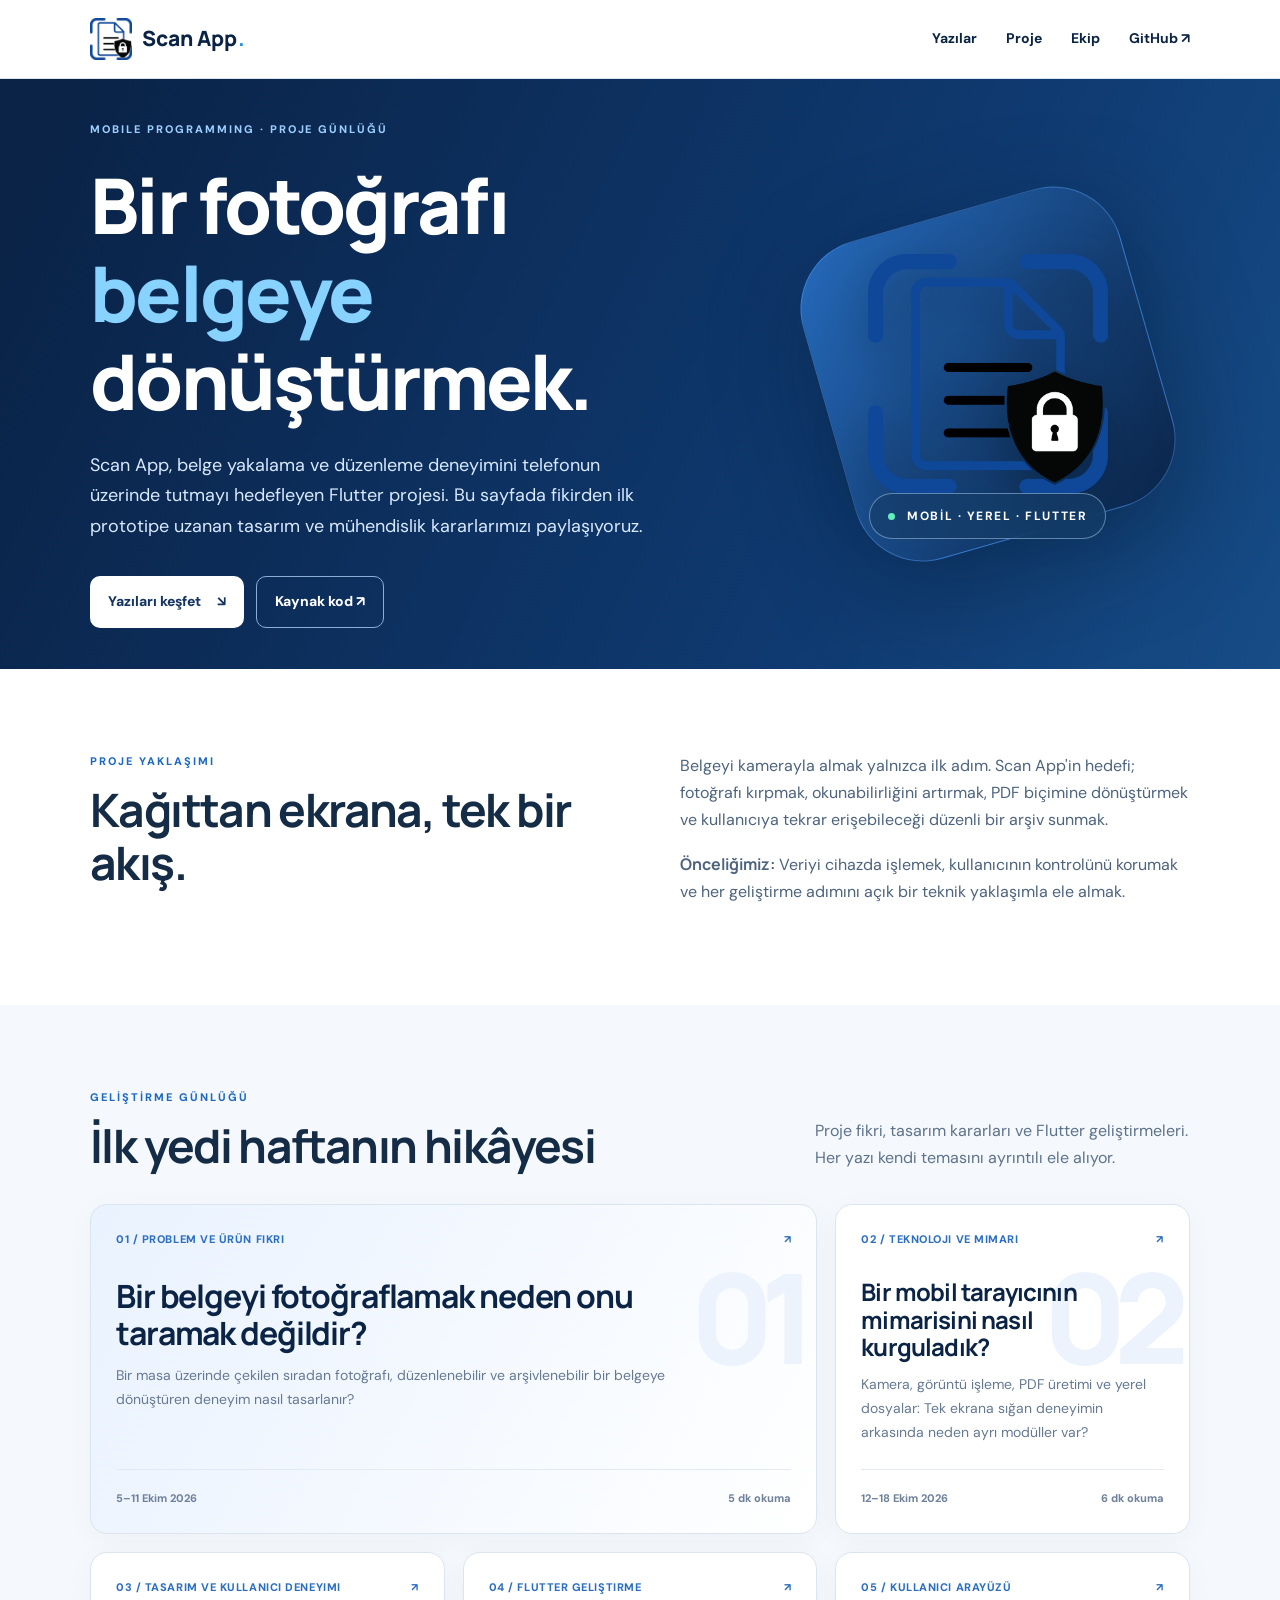
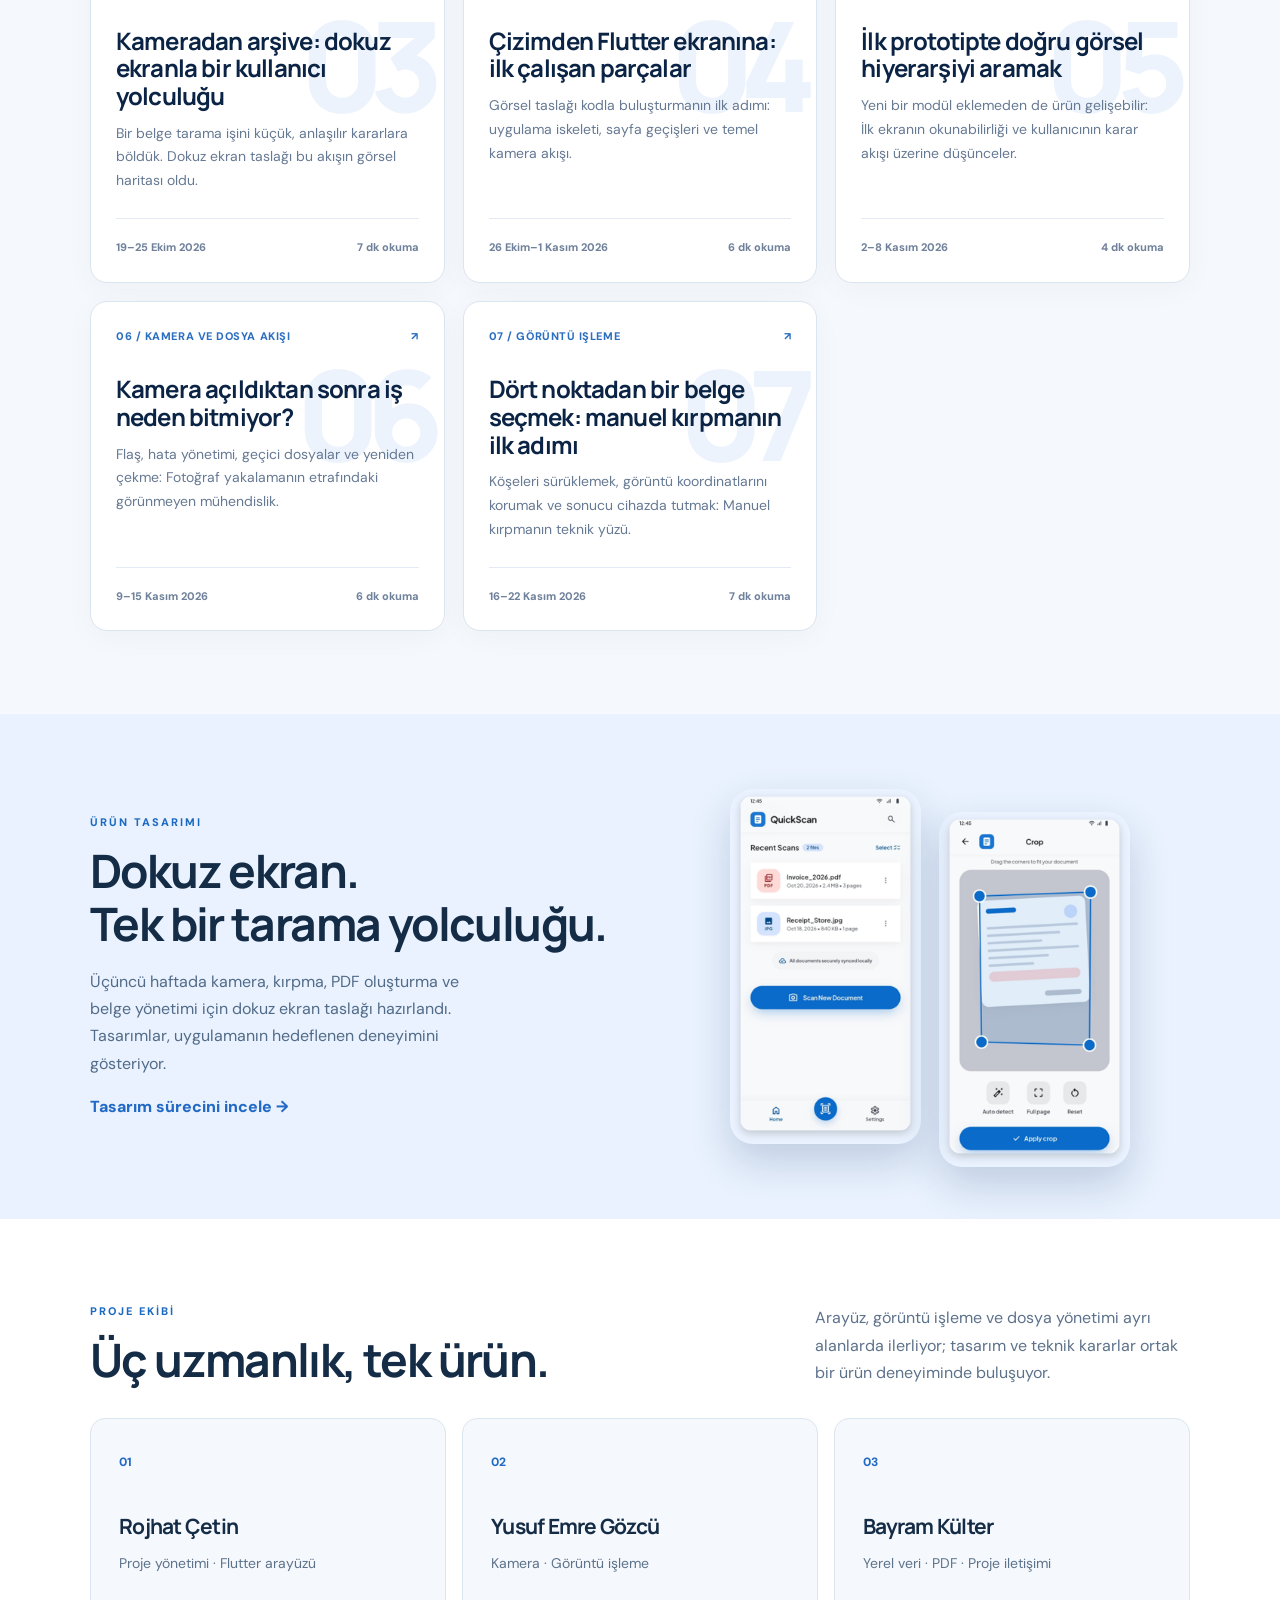
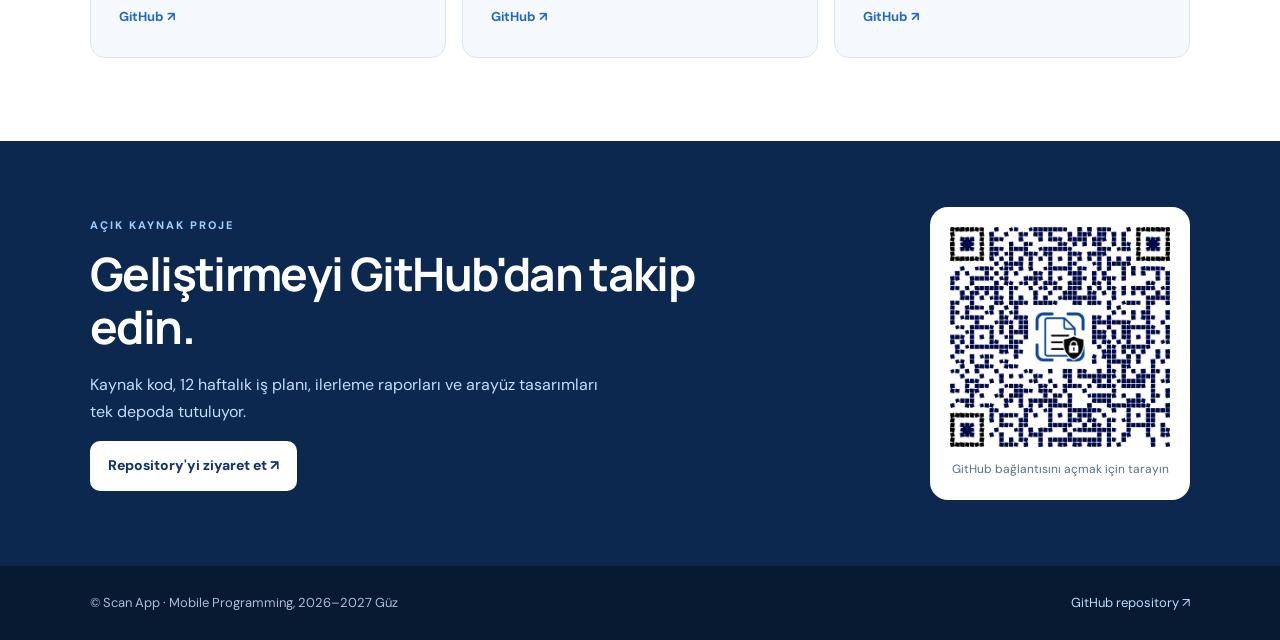
<file: docs/index.html>
<!DOCTYPE html>
<html lang="tr"><head><meta charset="utf-8"><meta name="viewport" content="width=device-width,initial-scale=1"><meta name="description" content="Scan App: Flutter ile geliştirilen, yerel çalışan belge tarama uygulamasının tasarım ve geliştirme günlüğü."><meta property="og:title" content="Scan App — Proje günlüğü"><meta property="og:description" content="Scan App'in fikir aşamasından mobil prototipe uzanan tasarım ve mühendislik öyküsü."><link rel="icon" href="logo/logo.png" type="image/png"><link rel="stylesheet" href="blog/assets/site.css"><title>Scan App | Belge taramada sade ve yerel bir deneyim</title></head>
<body><a class="skip" href="#icerik">İçeriğe geç</a><header><nav class="nav wrap" aria-label="Ana menü"><a class="brand" href="index.html"><img src="logo/logo.png" alt="" width="42" height="42"> Scan App<span class="brand-dot">.</span></a><div class="navlinks"><a href="#yazilar">Yazılar</a><a href="#proje">Proje</a><a href="#ekip">Ekip</a><a href="https://github.com/rjhtctn/scan_app-mobile-programming-project" target="_blank" rel="noopener">GitHub ↗</a></div></nav></header>
<main id="icerik"><section class="hero"><div class="wrap hero-grid"><div><div class="eyebrow">MOBILE PROGRAMMING · PROJE GÜNLÜĞÜ</div><h1>Bir fotoğrafı<br><em>belgeye</em> dönüştürmek.</h1><p>Scan App, belge yakalama ve düzenleme deneyimini telefonun üzerinde tutmayı hedefleyen Flutter projesi. Bu sayfada fikirden ilk prototipe uzanan tasarım ve mühendislik kararlarımızı paylaşıyoruz.</p><div class="hero-actions"><a class="btn primary" href="#yazilar">Yazıları keşfet <span>↘</span></a><a class="btn outline" href="https://github.com/rjhtctn/scan_app-mobile-programming-project">Kaynak kod ↗</a></div></div><div class="hero-art"><div class="hero-art-bg"></div><img class="hero-mark" src="logo/logo.png" alt="Scan App uygulama logosu"><div class="glass-note"><span class="dot"></span> MOBİL · YEREL · FLUTTER</div></div></div></section>
<section class="intro-band" id="proje"><div class="wrap intro-grid"><div><div class="eyebrow dark">PROJE YAKLAŞIMI</div><h2>Kağıttan ekrana, tek bir akış.</h2></div><div><p>Belgeyi kamerayla almak yalnızca ilk adım. Scan App'in hedefi; fotoğrafı kırpmak, okunabilirliğini artırmak, PDF biçimine dönüştürmek ve kullanıcıya tekrar erişebileceği düzenli bir arşiv sunmak.</p><p><strong>Önceliğimiz:</strong> Veriyi cihazda işlemek, kullanıcının kontrolünü korumak ve her geliştirme adımını açık bir teknik yaklaşımla ele almak.</p></div></div></section>
<section class="journal" id="yazilar"><div class="wrap"><div class="section-heading"><div><div class="eyebrow dark">GELİŞTİRME GÜNLÜĞÜ</div><h2>İlk yedi haftanın hikâyesi</h2></div><p>Proje fikri, tasarım kararları ve Flutter geliştirmeleri. Her yazı kendi temasını ayrıntılı ele alıyor.</p></div><div class="post-grid"><a class="post-card featured" href="blog/hafta-01.html"><div class="post-top"><span>01 / PROBLEM VE ÜRÜN FIKRI</span><span>↗</span></div><div class="post-number">01</div><h3>Bir belgeyi fotoğraflamak neden onu taramak değildir?</h3><p>Bir masa üzerinde çekilen sıradan fotoğrafı, düzenlenebilir ve arşivlenebilir bir belgeye dönüştüren deneyim nasıl tasarlanır?</p><div class="post-bottom"><span>5–11 Ekim 2026</span><span>5 dk okuma</span></div></a><a class="post-card " href="blog/hafta-02.html"><div class="post-top"><span>02 / TEKNOLOJI VE MIMARI</span><span>↗</span></div><div class="post-number">02</div><h3>Bir mobil tarayıcının mimarisini nasıl kurguladık?</h3><p>Kamera, görüntü işleme, PDF üretimi ve yerel dosyalar: Tek ekrana sığan deneyimin arkasında neden ayrı modüller var?</p><div class="post-bottom"><span>12–18 Ekim 2026</span><span>6 dk okuma</span></div></a><a class="post-card " href="blog/hafta-03.html"><div class="post-top"><span>03 / TASARIM VE KULLANICI DENEYIMI</span><span>↗</span></div><div class="post-number">03</div><h3>Kameradan arşive: dokuz ekranla bir kullanıcı yolculuğu</h3><p>Bir belge tarama işini küçük, anlaşılır kararlara böldük. Dokuz ekran taslağı bu akışın görsel haritası oldu.</p><div class="post-bottom"><span>19–25 Ekim 2026</span><span>7 dk okuma</span></div></a><a class="post-card " href="blog/hafta-04.html"><div class="post-top"><span>04 / FLUTTER GELIŞTIRME</span><span>↗</span></div><div class="post-number">04</div><h3>Çizimden Flutter ekranına: ilk çalışan parçalar</h3><p>Görsel taslağı kodla buluşturmanın ilk adımı: uygulama iskeleti, sayfa geçişleri ve temel kamera akışı.</p><div class="post-bottom"><span>26 Ekim–1 Kasım 2026</span><span>6 dk okuma</span></div></a><a class="post-card " href="blog/hafta-05.html"><div class="post-top"><span>05 / KULLANICI ARAYÜZÜ</span><span>↗</span></div><div class="post-number">05</div><h3>İlk prototipte doğru görsel hiyerarşiyi aramak</h3><p>Yeni bir modül eklemeden de ürün gelişebilir: İlk ekranın okunabilirliği ve kullanıcının karar akışı üzerine düşünceler.</p><div class="post-bottom"><span>2–8 Kasım 2026</span><span>4 dk okuma</span></div></a><a class="post-card " href="blog/hafta-06.html"><div class="post-top"><span>06 / KAMERA VE DOSYA AKIŞI</span><span>↗</span></div><div class="post-number">06</div><h3>Kamera açıldıktan sonra iş neden bitmiyor?</h3><p>Flaş, hata yönetimi, geçici dosyalar ve yeniden çekme: Fotoğraf yakalamanın etrafındaki görünmeyen mühendislik.</p><div class="post-bottom"><span>9–15 Kasım 2026</span><span>6 dk okuma</span></div></a><a class="post-card " href="blog/hafta-07.html"><div class="post-top"><span>07 / GÖRÜNTÜ IŞLEME</span><span>↗</span></div><div class="post-number">07</div><h3>Dört noktadan bir belge seçmek: manuel kırpmanın ilk adımı</h3><p>Köşeleri sürüklemek, görüntü koordinatlarını korumak ve sonucu cihazda tutmak: Manuel kırpmanın teknik yüzü.</p><div class="post-bottom"><span>16–22 Kasım 2026</span><span>7 dk okuma</span></div></a></div></div></section>
<section class="gallery-highlight"><div class="wrap gallery-grid"><div><div class="eyebrow dark">ÜRÜN TASARIMI</div><h2>Dokuz ekran.<br>Tek bir tarama yolculuğu.</h2><p>Üçüncü haftada kamera, kırpma, PDF oluşturma ve belge yönetimi için dokuz ekran taslağı hazırlandı. Tasarımlar, uygulamanın hedeflenen deneyimini gösteriyor.</p><a href="blog/hafta-03.html">Tasarım sürecini incele →</a></div><div class="phone-duo"><img src="blog/assets/tasarim-01.png" alt="Scan App ana ekran taslağı"><img src="blog/assets/tasarim-03.png" alt="Scan App kırpma ekranı taslağı"></div></div></section>
<section class="team" id="ekip"><div class="wrap"><div class="section-heading"><div><div class="eyebrow dark">PROJE EKİBİ</div><h2>Üç uzmanlık, tek ürün.</h2></div><p>Arayüz, görüntü işleme ve dosya yönetimi ayrı alanlarda ilerliyor; tasarım ve teknik kararlar ortak bir ürün deneyiminde buluşuyor.</p></div><div class="team-grid"><a href="https://github.com/rjhtctn" class="team-card"><span>01</span><h3>Rojhat Çetin</h3><p>Proje yönetimi · Flutter arayüzü</p><b>GitHub ↗</b></a><a href="https://github.com/Parzival51" class="team-card"><span>02</span><h3>Yusuf Emre Gözcü</h3><p>Kamera · Görüntü işleme</p><b>GitHub ↗</b></a><a href="https://github.com/Bayraminadresi" class="team-card"><span>03</span><h3>Bayram Külter</h3><p>Yerel veri · PDF · Proje iletişimi</p><b>GitHub ↗</b></a></div></div></section>
<section class="qr-section"><div class="wrap qr-grid"><div><div class="eyebrow">AÇIK KAYNAK PROJE</div><h2>Geliştirmeyi GitHub'dan takip edin.</h2><p>Kaynak kod, 12 haftalık iş planı, ilerleme raporları ve arayüz tasarımları tek depoda tutuluyor.</p><a class="btn primary" href="https://github.com/rjhtctn/scan_app-mobile-programming-project">Repository'yi ziyaret et ↗</a></div><div class="qr-box"><img src="qr-code/github-link-qrcode.png" alt="Scan App GitHub repository QR kodu"><span>GitHub bağlantısını açmak için tarayın</span></div></div></section></main>
<footer><div class="wrap footer-in"><span>© Scan App · Mobile Programming, 2026–2027 Güz</span><a href="https://github.com/rjhtctn/scan_app-mobile-programming-project">GitHub repository ↗</a></div></footer></body></html>
</file>
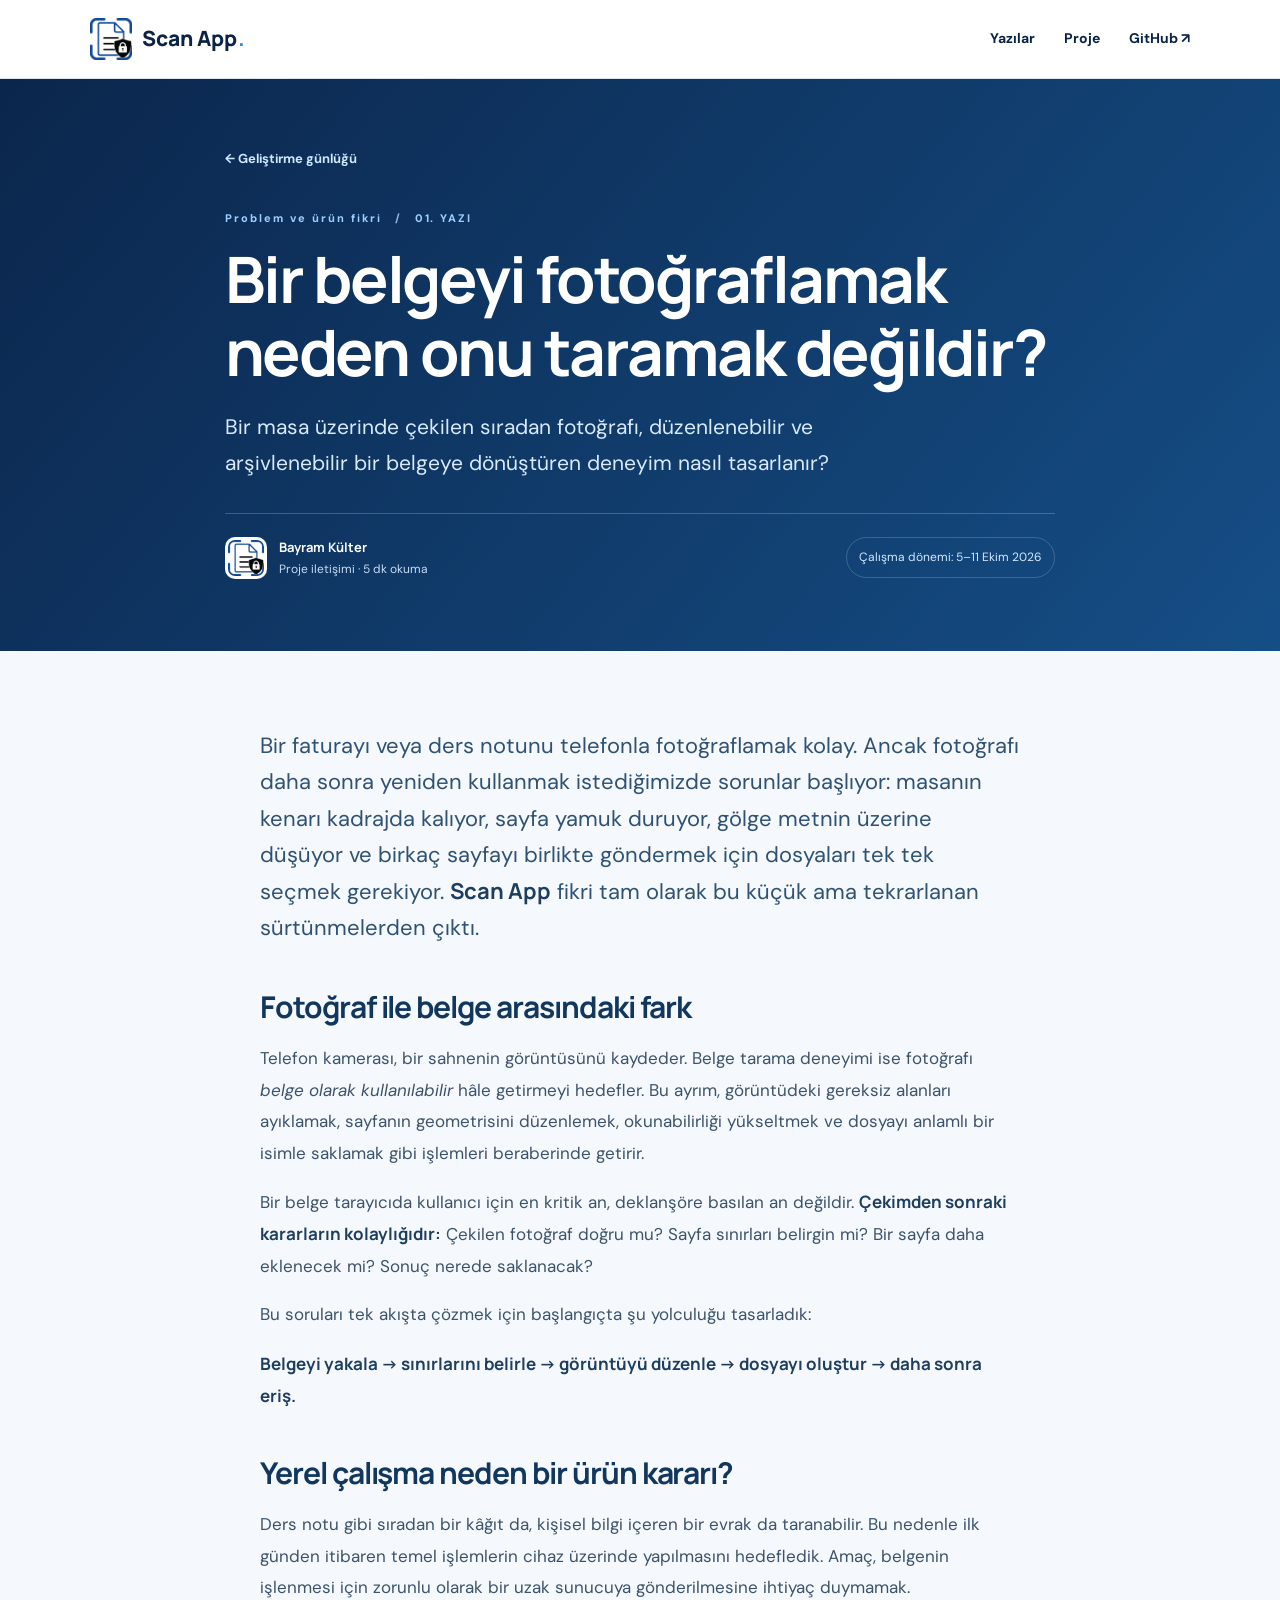
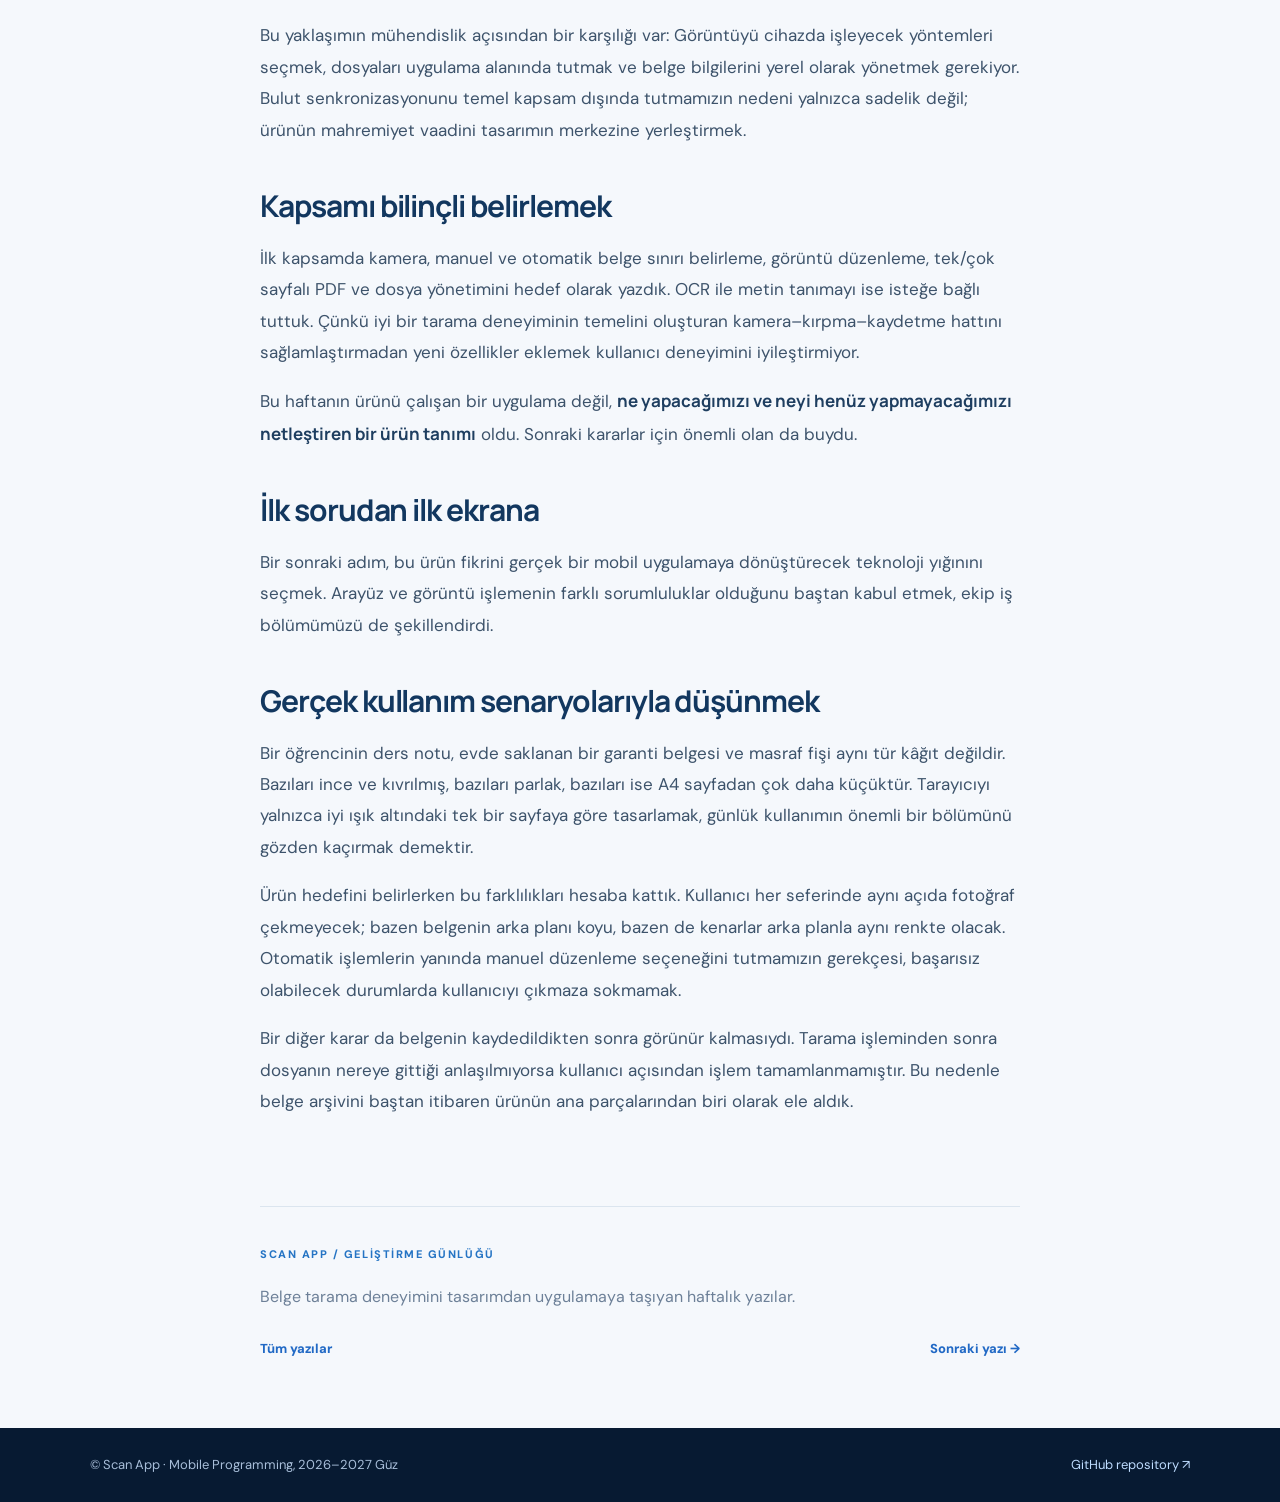
<file: docs/blog/hafta-01.html>
<!DOCTYPE html>
<html lang="tr">
<head>
  <meta charset="utf-8"><meta name="viewport" content="width=device-width,initial-scale=1">
  <meta name="description" content="Bir masa üzerinde çekilen sıradan fotoğrafı, düzenlenebilir ve arşivlenebilir bir belgeye dönüştüren deneyim nasıl tasarlanır?">
  <meta property="og:type" content="article"><meta property="og:title" content="Bir belgeyi fotoğraflamak neden onu taramak değildir?"><meta property="og:description" content="Bir masa üzerinde çekilen sıradan fotoğrafı, düzenlenebilir ve arşivlenebilir bir belgeye dönüştüren deneyim nasıl tasarlanır?">
  <meta property="og:site_name" content="Scan App"><meta property="og:locale" content="tr_TR">
  <link rel="canonical" href="https://rjhtctn.github.io/scan_app-mobile-programming-project/blog/hafta-01.html"><link rel="stylesheet" href="assets/site.css"><link rel="icon" href="../logo/logo.png" type="image/png">
  <title>Bir belgeyi fotoğraflamak neden onu taramak değildir? | Scan App</title>
</head>
<body>
<a class="skip" href="#icerik">İçeriğe geç</a>
<header><nav class="nav wrap" aria-label="Ana menü"><a class="brand" href="../index.html"><img src="../logo/logo.png" alt="" width="42" height="42"> Scan App<span class="brand-dot">.</span></a><div class="navlinks"><a href="../index.html#yazilar">Yazılar</a><a href="../index.html#proje">Proje</a><a href="https://github.com/rjhtctn/scan_app-mobile-programming-project" target="_blank" rel="noopener">GitHub ↗</a></div></nav></header>
<section class="article-head"><div class="article-intro wrap"><a class="back" href="../index.html#yazilar">← Geliştirme günlüğü</a><div class="eyebrow">Problem ve ürün fikri <span class="sep">/</span> 01. YAZI</div><h1>Bir belgeyi fotoğraflamak neden onu taramak değildir?</h1><p class="dek">Bir masa üzerinde çekilen sıradan fotoğrafı, düzenlenebilir ve arşivlenebilir bir belgeye dönüştüren deneyim nasıl tasarlanır?</p><div class="byline"><img src="../logo/logo.png" alt="" width="42" height="42"><div><strong>Bayram Külter</strong><span>Proje iletişimi · 5 dk okuma</span></div><div class="period">Çalışma dönemi: 5–11 Ekim 2026</div></div></div></section>
<main id="icerik"><article class="prose wrap"><p>Bir faturayı veya ders notunu telefonla fotoğraflamak kolay. Ancak fotoğrafı daha sonra yeniden kullanmak istediğimizde sorunlar başlıyor: masanın kenarı kadrajda kalıyor, sayfa yamuk duruyor, gölge metnin üzerine düşüyor ve birkaç sayfayı birlikte göndermek için dosyaları tek tek seçmek gerekiyor. <strong>Scan App</strong> fikri tam olarak bu küçük ama tekrarlanan sürtünmelerden çıktı.</p>
<h2>Fotoğraf ile belge arasındaki fark</h2>
<p>Telefon kamerası, bir sahnenin görüntüsünü kaydeder. Belge tarama deneyimi ise fotoğrafı <em>belge olarak kullanılabilir</em> hâle getirmeyi hedefler. Bu ayrım, görüntüdeki gereksiz alanları ayıklamak, sayfanın geometrisini düzenlemek, okunabilirliği yükseltmek ve dosyayı anlamlı bir isimle saklamak gibi işlemleri beraberinde getirir.</p>
<p>Bir belge tarayıcıda kullanıcı için en kritik an, deklanşöre basılan an değildir. <strong>Çekimden sonraki kararların kolaylığıdır:</strong> Çekilen fotoğraf doğru mu? Sayfa sınırları belirgin mi? Bir sayfa daha eklenecek mi? Sonuç nerede saklanacak?</p>
<p>Bu soruları tek akışta çözmek için başlangıçta şu yolculuğu tasarladık:</p>
<p><strong>Belgeyi yakala → sınırlarını belirle → görüntüyü düzenle → dosyayı oluştur → daha sonra eriş.</strong></p>
<h2>Yerel çalışma neden bir ürün kararı?</h2>
<p>Ders notu gibi sıradan bir kâğıt da, kişisel bilgi içeren bir evrak da taranabilir. Bu nedenle ilk günden itibaren temel işlemlerin cihaz üzerinde yapılmasını hedefledik. Amaç, belgenin işlenmesi için zorunlu olarak bir uzak sunucuya gönderilmesine ihtiyaç duymamak.</p>
<p>Bu yaklaşımın mühendislik açısından bir karşılığı var: Görüntüyü cihazda işleyecek yöntemleri seçmek, dosyaları uygulama alanında tutmak ve belge bilgilerini yerel olarak yönetmek gerekiyor. Bulut senkronizasyonunu temel kapsam dışında tutmamızın nedeni yalnızca sadelik değil; ürünün mahremiyet vaadini tasarımın merkezine yerleştirmek.</p>
<h2>Kapsamı bilinçli belirlemek</h2>
<p>İlk kapsamda kamera, manuel ve otomatik belge sınırı belirleme, görüntü düzenleme, tek/çok sayfalı PDF ve dosya yönetimini hedef olarak yazdık. OCR ile metin tanımayı ise isteğe bağlı tuttuk. Çünkü iyi bir tarama deneyiminin temelini oluşturan kamera–kırpma–kaydetme hattını sağlamlaştırmadan yeni özellikler eklemek kullanıcı deneyimini iyileştirmiyor.</p>
<p>Bu haftanın ürünü çalışan bir uygulama değil, <strong>ne yapacağımızı ve neyi henüz yapmayacağımızı netleştiren bir ürün tanımı</strong> oldu. Sonraki kararlar için önemli olan da buydu.</p>
<h2>İlk sorudan ilk ekrana</h2>
<p>Bir sonraki adım, bu ürün fikrini gerçek bir mobil uygulamaya dönüştürecek teknoloji yığınını seçmek. Arayüz ve görüntü işlemenin farklı sorumluluklar olduğunu baştan kabul etmek, ekip iş bölümümüzü de şekillendirdi.</p>
<h2>Gerçek kullanım senaryolarıyla düşünmek</h2>
<p>Bir öğrencinin ders notu, evde saklanan bir garanti belgesi ve masraf fişi aynı tür kâğıt değildir. Bazıları ince ve kıvrılmış, bazıları parlak, bazıları ise A4 sayfadan çok daha küçüktür. Tarayıcıyı yalnızca iyi ışık altındaki tek bir sayfaya göre tasarlamak, günlük kullanımın önemli bir bölümünü gözden kaçırmak demektir.</p>
<p>Ürün hedefini belirlerken bu farklılıkları hesaba kattık. Kullanıcı her seferinde aynı açıda fotoğraf çekmeyecek; bazen belgenin arka planı koyu, bazen de kenarlar arka planla aynı renkte olacak. Otomatik işlemlerin yanında manuel düzenleme seçeneğini tutmamızın gerekçesi, başarısız olabilecek durumlarda kullanıcıyı çıkmaza sokmamak.</p>
<p>Bir diğer karar da belgenin kaydedildikten sonra görünür kalmasıydı. Tarama işleminden sonra dosyanın nereye gittiği anlaşılmıyorsa kullanıcı açısından işlem tamamlanmamıştır. Bu nedenle belge arşivini baştan itibaren ürünün ana parçalarından biri olarak ele aldık.</p>
</article><section class="article-foot wrap"><div class="foot-meta"><span>SCAN APP / GELİŞTİRME GÜNLÜĞÜ</span><p>Belge tarama deneyimini tasarımdan uygulamaya taşıyan haftalık yazılar.</p></div><div class="prevnext"><a href="../index.html#yazilar">Tüm yazılar</a><a href="hafta-02.html">Sonraki yazı →</a></div></section></main>
<footer><div class="wrap footer-in"><span>© Scan App · Mobile Programming, 2026–2027 Güz</span><a href="https://github.com/rjhtctn/scan_app-mobile-programming-project">GitHub repository ↗</a></div></footer>
</body></html>
</file>
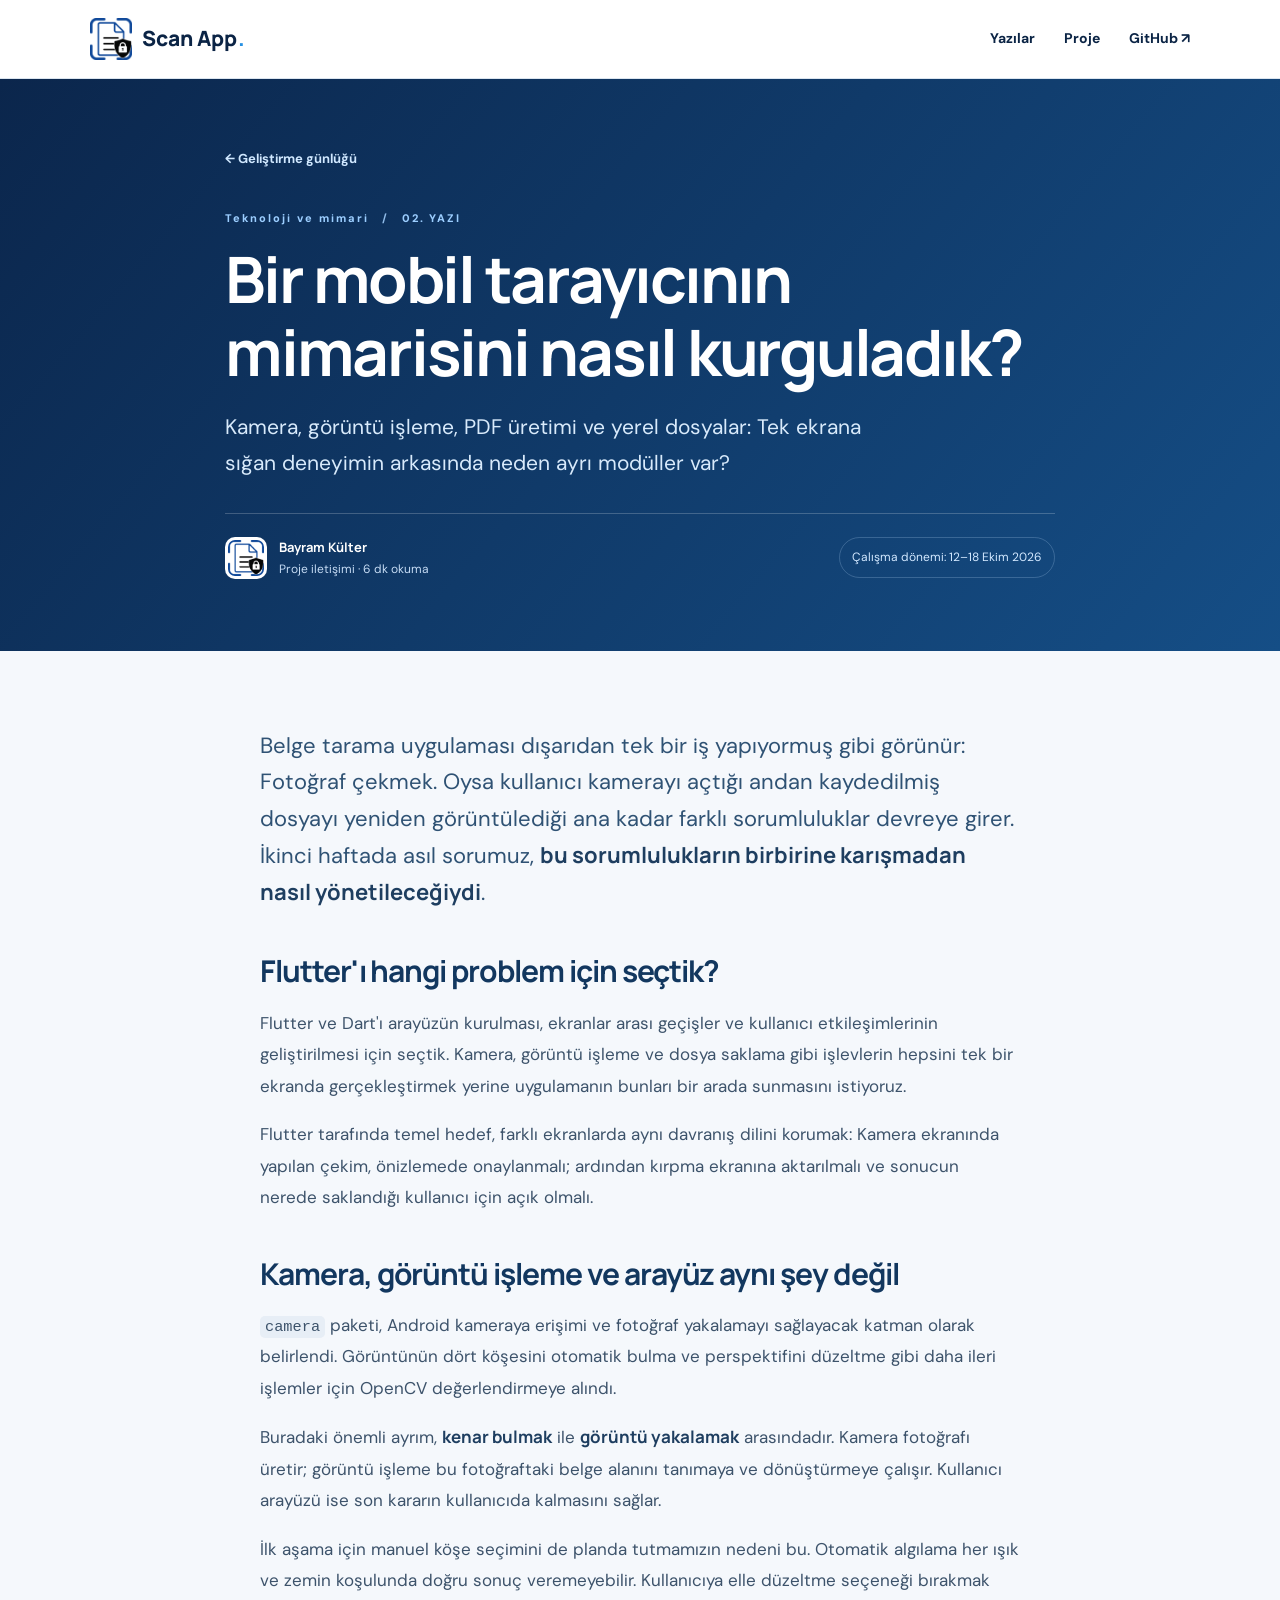
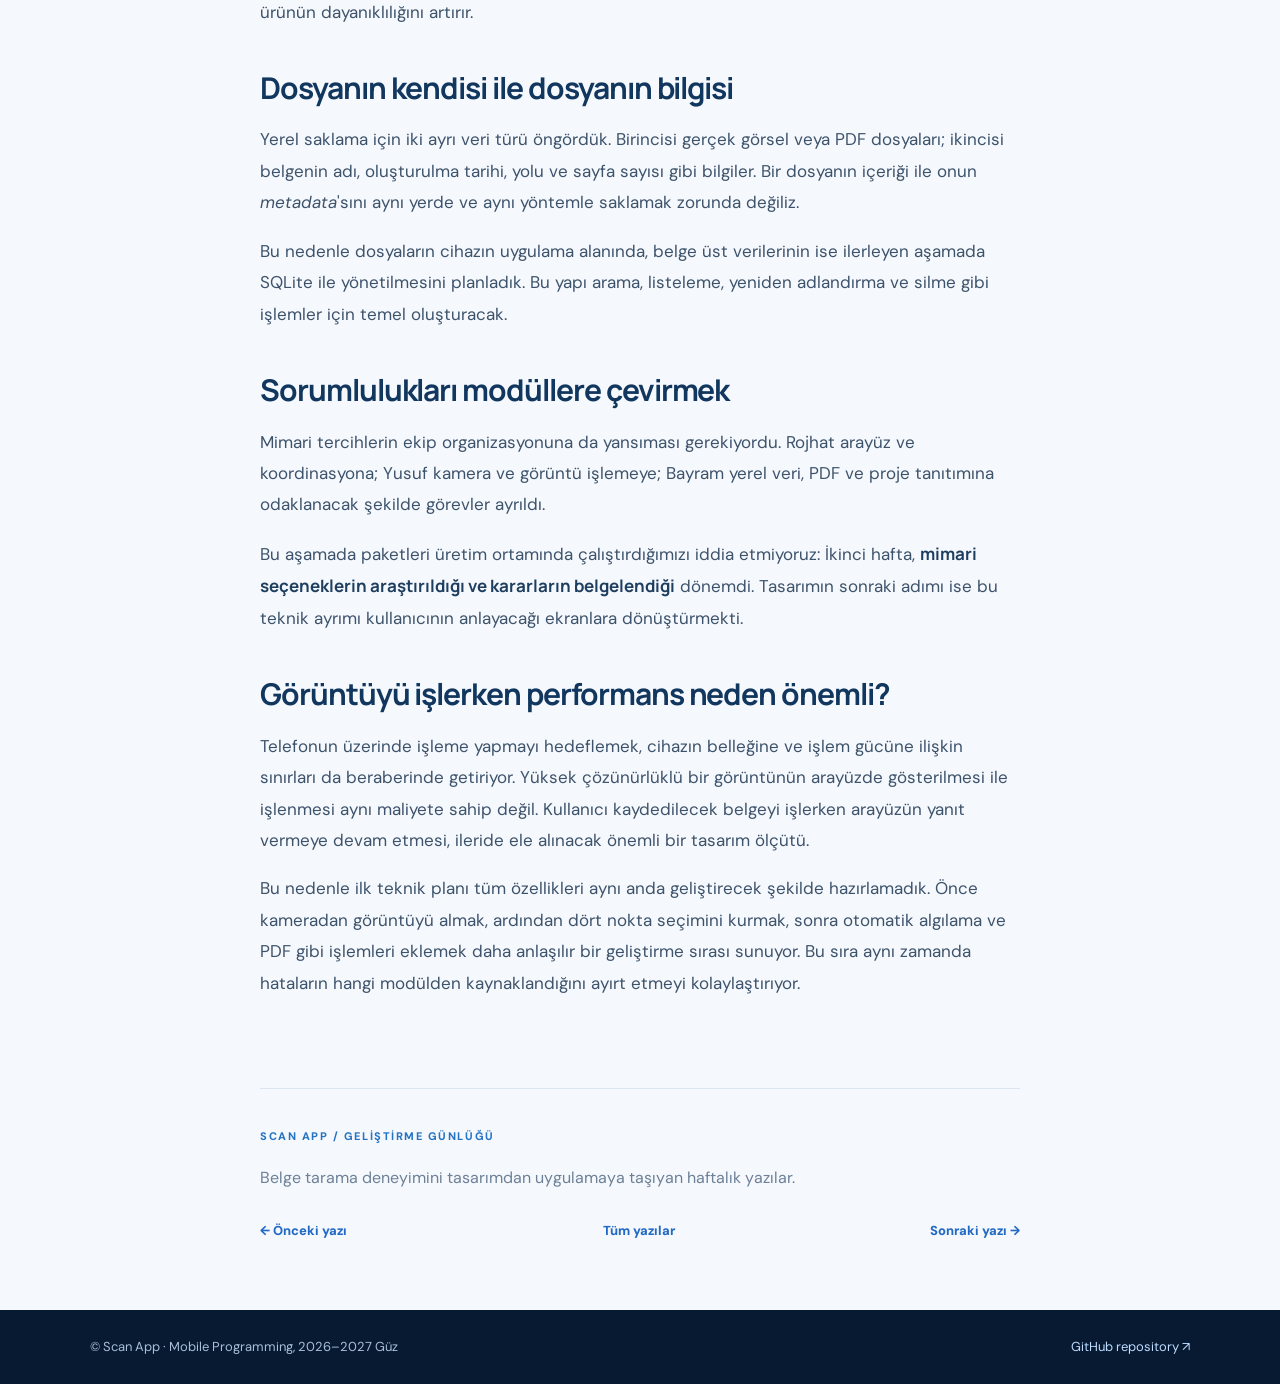
<file: docs/blog/hafta-02.html>
<!DOCTYPE html>
<html lang="tr">
<head>
  <meta charset="utf-8"><meta name="viewport" content="width=device-width,initial-scale=1">
  <meta name="description" content="Kamera, görüntü işleme, PDF üretimi ve yerel dosyalar: Tek ekrana sığan deneyimin arkasında neden ayrı modüller var?">
  <meta property="og:type" content="article"><meta property="og:title" content="Bir mobil tarayıcının mimarisini nasıl kurguladık?"><meta property="og:description" content="Kamera, görüntü işleme, PDF üretimi ve yerel dosyalar: Tek ekrana sığan deneyimin arkasında neden ayrı modüller var?">
  <meta property="og:site_name" content="Scan App"><meta property="og:locale" content="tr_TR">
  <link rel="canonical" href="https://rjhtctn.github.io/scan_app-mobile-programming-project/blog/hafta-02.html"><link rel="stylesheet" href="assets/site.css"><link rel="icon" href="../logo/logo.png" type="image/png">
  <title>Bir mobil tarayıcının mimarisini nasıl kurguladık? | Scan App</title>
</head>
<body>
<a class="skip" href="#icerik">İçeriğe geç</a>
<header><nav class="nav wrap" aria-label="Ana menü"><a class="brand" href="../index.html"><img src="../logo/logo.png" alt="" width="42" height="42"> Scan App<span class="brand-dot">.</span></a><div class="navlinks"><a href="../index.html#yazilar">Yazılar</a><a href="../index.html#proje">Proje</a><a href="https://github.com/rjhtctn/scan_app-mobile-programming-project" target="_blank" rel="noopener">GitHub ↗</a></div></nav></header>
<section class="article-head"><div class="article-intro wrap"><a class="back" href="../index.html#yazilar">← Geliştirme günlüğü</a><div class="eyebrow">Teknoloji ve mimari <span class="sep">/</span> 02. YAZI</div><h1>Bir mobil tarayıcının mimarisini nasıl kurguladık?</h1><p class="dek">Kamera, görüntü işleme, PDF üretimi ve yerel dosyalar: Tek ekrana sığan deneyimin arkasında neden ayrı modüller var?</p><div class="byline"><img src="../logo/logo.png" alt="" width="42" height="42"><div><strong>Bayram Külter</strong><span>Proje iletişimi · 6 dk okuma</span></div><div class="period">Çalışma dönemi: 12–18 Ekim 2026</div></div></div></section>
<main id="icerik"><article class="prose wrap"><p>Belge tarama uygulaması dışarıdan tek bir iş yapıyormuş gibi görünür: Fotoğraf çekmek. Oysa kullanıcı kamerayı açtığı andan kaydedilmiş dosyayı yeniden görüntülediği ana kadar farklı sorumluluklar devreye girer. İkinci haftada asıl sorumuz, <strong>bu sorumlulukların birbirine karışmadan nasıl yönetileceğiydi</strong>.</p>
<h2>Flutter'ı hangi problem için seçtik?</h2>
<p>Flutter ve Dart'ı arayüzün kurulması, ekranlar arası geçişler ve kullanıcı etkileşimlerinin geliştirilmesi için seçtik. Kamera, görüntü işleme ve dosya saklama gibi işlevlerin hepsini tek bir ekranda gerçekleştirmek yerine uygulamanın bunları bir arada sunmasını istiyoruz.</p>
<p>Flutter tarafında temel hedef, farklı ekranlarda aynı davranış dilini korumak: Kamera ekranında yapılan çekim, önizlemede onaylanmalı; ardından kırpma ekranına aktarılmalı ve sonucun nerede saklandığı kullanıcı için açık olmalı.</p>
<h2>Kamera, görüntü işleme ve arayüz aynı şey değil</h2>
<p><code>camera</code> paketi, Android kameraya erişimi ve fotoğraf yakalamayı sağlayacak katman olarak belirlendi. Görüntünün dört köşesini otomatik bulma ve perspektifini düzeltme gibi daha ileri işlemler için OpenCV değerlendirmeye alındı.</p>
<p>Buradaki önemli ayrım, <strong>kenar bulmak</strong> ile <strong>görüntü yakalamak</strong> arasındadır. Kamera fotoğrafı üretir; görüntü işleme bu fotoğraftaki belge alanını tanımaya ve dönüştürmeye çalışır. Kullanıcı arayüzü ise son kararın kullanıcıda kalmasını sağlar.</p>
<p>İlk aşama için manuel köşe seçimini de planda tutmamızın nedeni bu. Otomatik algılama her ışık ve zemin koşulunda doğru sonuç veremeyebilir. Kullanıcıya elle düzeltme seçeneği bırakmak ürünün dayanıklılığını artırır.</p>
<h2>Dosyanın kendisi ile dosyanın bilgisi</h2>
<p>Yerel saklama için iki ayrı veri türü öngördük. Birincisi gerçek görsel veya PDF dosyaları; ikincisi belgenin adı, oluşturulma tarihi, yolu ve sayfa sayısı gibi bilgiler. Bir dosyanın içeriği ile onun <em>metadata</em>'sını aynı yerde ve aynı yöntemle saklamak zorunda değiliz.</p>
<p>Bu nedenle dosyaların cihazın uygulama alanında, belge üst verilerinin ise ilerleyen aşamada SQLite ile yönetilmesini planladık. Bu yapı arama, listeleme, yeniden adlandırma ve silme gibi işlemler için temel oluşturacak.</p>
<h2>Sorumlulukları modüllere çevirmek</h2>
<p>Mimari tercihlerin ekip organizasyonuna da yansıması gerekiyordu. Rojhat arayüz ve koordinasyona; Yusuf kamera ve görüntü işlemeye; Bayram yerel veri, PDF ve proje tanıtımına odaklanacak şekilde görevler ayrıldı.</p>
<p>Bu aşamada paketleri üretim ortamında çalıştırdığımızı iddia etmiyoruz: İkinci hafta, <strong>mimari seçeneklerin araştırıldığı ve kararların belgelendiği</strong> dönemdi. Tasarımın sonraki adımı ise bu teknik ayrımı kullanıcının anlayacağı ekranlara dönüştürmekti.</p>
<h2>Görüntüyü işlerken performans neden önemli?</h2>
<p>Telefonun üzerinde işleme yapmayı hedeflemek, cihazın belleğine ve işlem gücüne ilişkin sınırları da beraberinde getiriyor. Yüksek çözünürlüklü bir görüntünün arayüzde gösterilmesi ile işlenmesi aynı maliyete sahip değil. Kullanıcı kaydedilecek belgeyi işlerken arayüzün yanıt vermeye devam etmesi, ileride ele alınacak önemli bir tasarım ölçütü.</p>
<p>Bu nedenle ilk teknik planı tüm özellikleri aynı anda geliştirecek şekilde hazırlamadık. Önce kameradan görüntüyü almak, ardından dört nokta seçimini kurmak, sonra otomatik algılama ve PDF gibi işlemleri eklemek daha anlaşılır bir geliştirme sırası sunuyor. Bu sıra aynı zamanda hataların hangi modülden kaynaklandığını ayırt etmeyi kolaylaştırıyor.</p>
</article><section class="article-foot wrap"><div class="foot-meta"><span>SCAN APP / GELİŞTİRME GÜNLÜĞÜ</span><p>Belge tarama deneyimini tasarımdan uygulamaya taşıyan haftalık yazılar.</p></div><div class="prevnext"><a href="hafta-01.html">← Önceki yazı</a><a href="../index.html#yazilar">Tüm yazılar</a><a href="hafta-03.html">Sonraki yazı →</a></div></section></main>
<footer><div class="wrap footer-in"><span>© Scan App · Mobile Programming, 2026–2027 Güz</span><a href="https://github.com/rjhtctn/scan_app-mobile-programming-project">GitHub repository ↗</a></div></footer>
</body></html>
</file>
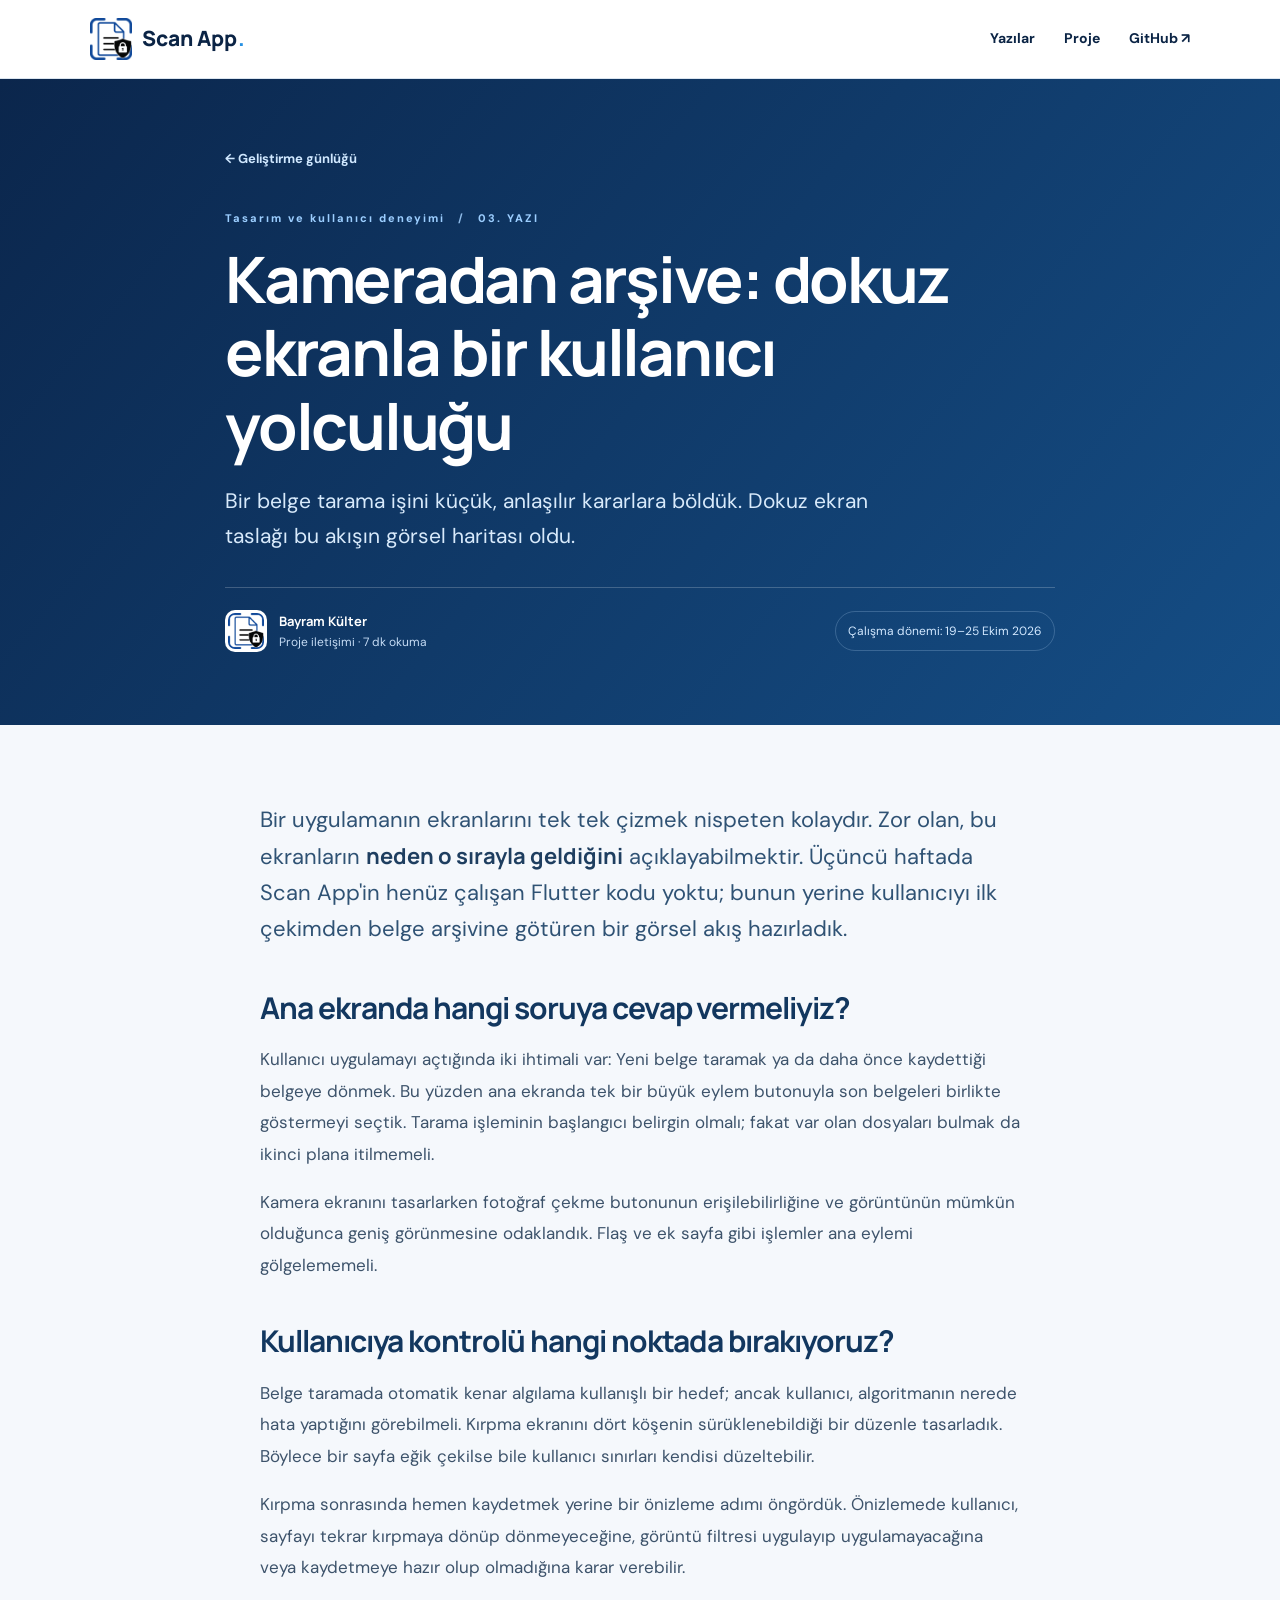
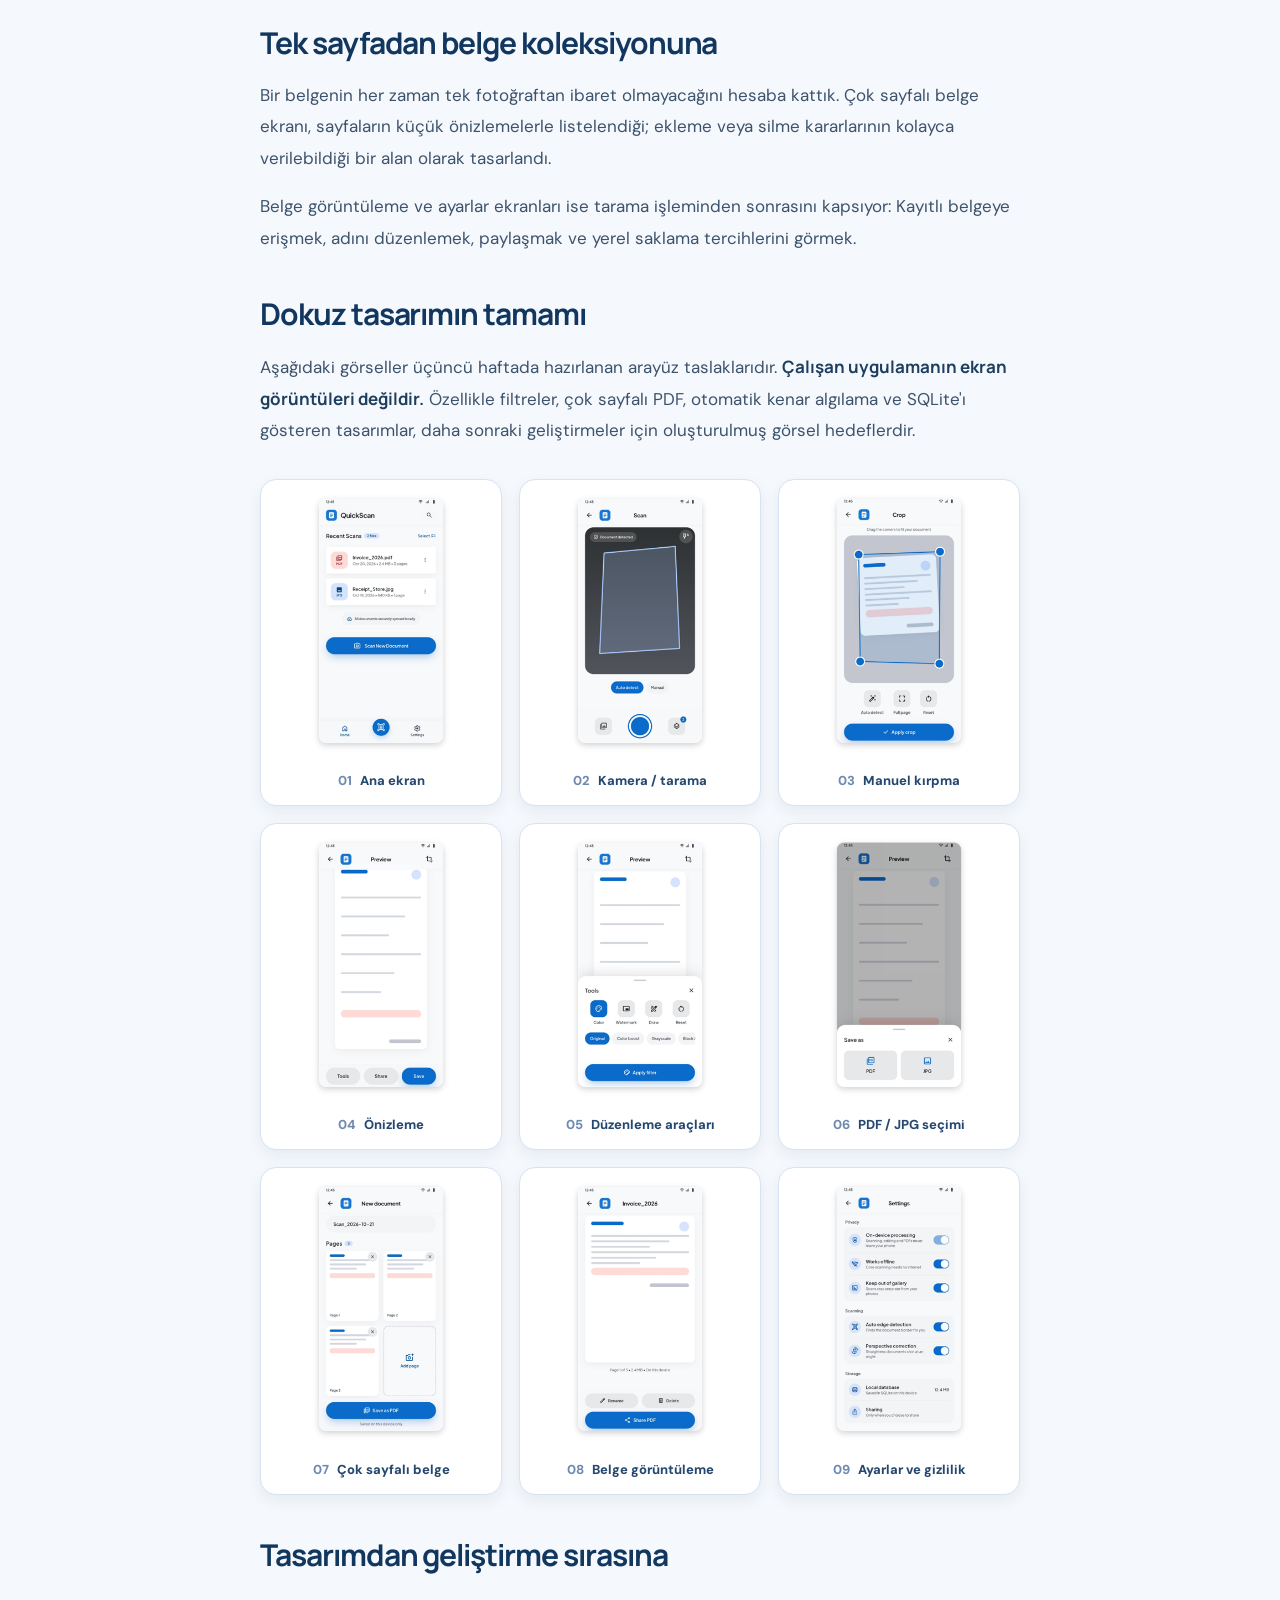
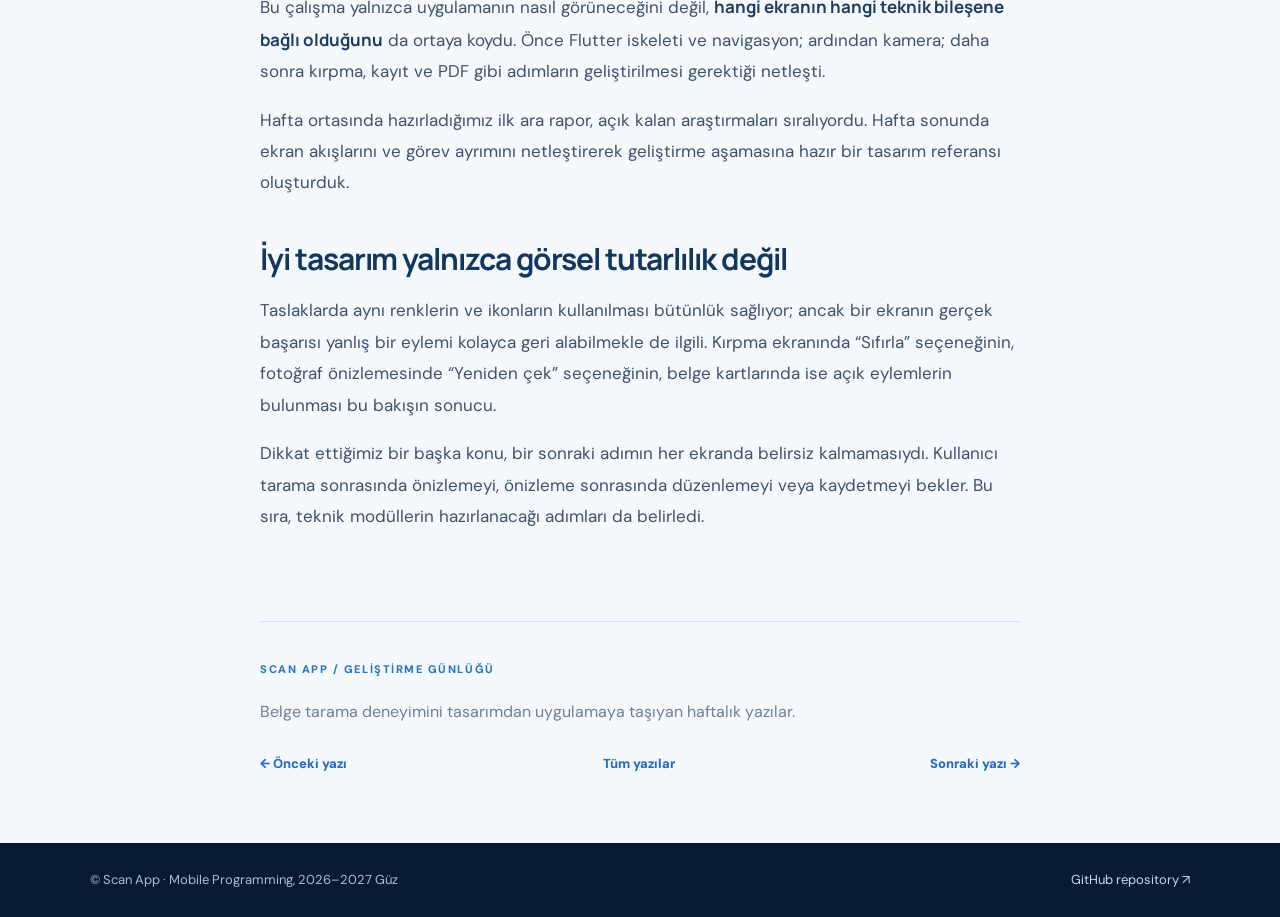
<file: docs/blog/hafta-03.html>
<!DOCTYPE html>
<html lang="tr">
<head>
  <meta charset="utf-8"><meta name="viewport" content="width=device-width,initial-scale=1">
  <meta name="description" content="Bir belge tarama işini küçük, anlaşılır kararlara böldük. Dokuz ekran taslağı bu akışın görsel haritası oldu.">
  <meta property="og:type" content="article"><meta property="og:title" content="Kameradan arşive: dokuz ekranla bir kullanıcı yolculuğu"><meta property="og:description" content="Bir belge tarama işini küçük, anlaşılır kararlara böldük. Dokuz ekran taslağı bu akışın görsel haritası oldu.">
  <meta property="og:site_name" content="Scan App"><meta property="og:locale" content="tr_TR">
  <link rel="canonical" href="https://rjhtctn.github.io/scan_app-mobile-programming-project/blog/hafta-03.html"><link rel="stylesheet" href="assets/site.css"><link rel="icon" href="../logo/logo.png" type="image/png">
  <title>Kameradan arşive: dokuz ekranla bir kullanıcı yolculuğu | Scan App</title>
</head>
<body>
<a class="skip" href="#icerik">İçeriğe geç</a>
<header><nav class="nav wrap" aria-label="Ana menü"><a class="brand" href="../index.html"><img src="../logo/logo.png" alt="" width="42" height="42"> Scan App<span class="brand-dot">.</span></a><div class="navlinks"><a href="../index.html#yazilar">Yazılar</a><a href="../index.html#proje">Proje</a><a href="https://github.com/rjhtctn/scan_app-mobile-programming-project" target="_blank" rel="noopener">GitHub ↗</a></div></nav></header>
<section class="article-head"><div class="article-intro wrap"><a class="back" href="../index.html#yazilar">← Geliştirme günlüğü</a><div class="eyebrow">Tasarım ve kullanıcı deneyimi <span class="sep">/</span> 03. YAZI</div><h1>Kameradan arşive: dokuz ekranla bir kullanıcı yolculuğu</h1><p class="dek">Bir belge tarama işini küçük, anlaşılır kararlara böldük. Dokuz ekran taslağı bu akışın görsel haritası oldu.</p><div class="byline"><img src="../logo/logo.png" alt="" width="42" height="42"><div><strong>Bayram Külter</strong><span>Proje iletişimi · 7 dk okuma</span></div><div class="period">Çalışma dönemi: 19–25 Ekim 2026</div></div></div></section>
<main id="icerik"><article class="prose wrap"><p>Bir uygulamanın ekranlarını tek tek çizmek nispeten kolaydır. Zor olan, bu ekranların <strong>neden o sırayla geldiğini</strong> açıklayabilmektir. Üçüncü haftada Scan App'in henüz çalışan Flutter kodu yoktu; bunun yerine kullanıcıyı ilk çekimden belge arşivine götüren bir görsel akış hazırladık.</p>
<h2>Ana ekranda hangi soruya cevap vermeliyiz?</h2>
<p>Kullanıcı uygulamayı açtığında iki ihtimali var: Yeni belge taramak ya da daha önce kaydettiği belgeye dönmek. Bu yüzden ana ekranda tek bir büyük eylem butonuyla son belgeleri birlikte göstermeyi seçtik. Tarama işleminin başlangıcı belirgin olmalı; fakat var olan dosyaları bulmak da ikinci plana itilmemeli.</p>
<p>Kamera ekranını tasarlarken fotoğraf çekme butonunun erişilebilirliğine ve görüntünün mümkün olduğunca geniş görünmesine odaklandık. Flaş ve ek sayfa gibi işlemler ana eylemi gölgelememeli.</p>
<h2>Kullanıcıya kontrolü hangi noktada bırakıyoruz?</h2>
<p>Belge taramada otomatik kenar algılama kullanışlı bir hedef; ancak kullanıcı, algoritmanın nerede hata yaptığını görebilmeli. Kırpma ekranını dört köşenin sürüklenebildiği bir düzenle tasarladık. Böylece bir sayfa eğik çekilse bile kullanıcı sınırları kendisi düzeltebilir.</p>
<p>Kırpma sonrasında hemen kaydetmek yerine bir önizleme adımı öngördük. Önizlemede kullanıcı, sayfayı tekrar kırpmaya dönüp dönmeyeceğine, görüntü filtresi uygulayıp uygulamayacağına veya kaydetmeye hazır olup olmadığına karar verebilir.</p>
<h2>Tek sayfadan belge koleksiyonuna</h2>
<p>Bir belgenin her zaman tek fotoğraftan ibaret olmayacağını hesaba kattık. Çok sayfalı belge ekranı, sayfaların küçük önizlemelerle listelendiği; ekleme veya silme kararlarının kolayca verilebildiği bir alan olarak tasarlandı.</p>
<p>Belge görüntüleme ve ayarlar ekranları ise tarama işleminden sonrasını kapsıyor: Kayıtlı belgeye erişmek, adını düzenlemek, paylaşmak ve yerel saklama tercihlerini görmek.</p>
<h2>Dokuz tasarımın tamamı</h2>
<p>Aşağıdaki görseller üçüncü haftada hazırlanan arayüz taslaklarıdır. <strong>Çalışan uygulamanın ekran görüntüleri değildir.</strong> Özellikle filtreler, çok sayfalı PDF, otomatik kenar algılama ve SQLite'ı gösteren tasarımlar, daha sonraki geliştirmeler için oluşturulmuş görsel hedeflerdir.</p>
<div class="gallery"><figure class="shot"><img loading="lazy" src="assets/tasarim-01.png" alt="Ana ekran tasarım ekranı"><figcaption><span>01</span> Ana ekran</figcaption></figure><figure class="shot"><img loading="lazy" src="assets/tasarim-02.png" alt="Kamera / tarama tasarım ekranı"><figcaption><span>02</span> Kamera / tarama</figcaption></figure><figure class="shot"><img loading="lazy" src="assets/tasarim-03.png" alt="Manuel kırpma tasarım ekranı"><figcaption><span>03</span> Manuel kırpma</figcaption></figure><figure class="shot"><img loading="lazy" src="assets/tasarim-04.png" alt="Önizleme tasarım ekranı"><figcaption><span>04</span> Önizleme</figcaption></figure><figure class="shot"><img loading="lazy" src="assets/tasarim-05.png" alt="Düzenleme araçları tasarım ekranı"><figcaption><span>05</span> Düzenleme araçları</figcaption></figure><figure class="shot"><img loading="lazy" src="assets/tasarim-06.png" alt="PDF / JPG seçimi tasarım ekranı"><figcaption><span>06</span> PDF / JPG seçimi</figcaption></figure><figure class="shot"><img loading="lazy" src="assets/tasarim-07.png" alt="Çok sayfalı belge tasarım ekranı"><figcaption><span>07</span> Çok sayfalı belge</figcaption></figure><figure class="shot"><img loading="lazy" src="assets/tasarim-08.png" alt="Belge görüntüleme tasarım ekranı"><figcaption><span>08</span> Belge görüntüleme</figcaption></figure><figure class="shot"><img loading="lazy" src="assets/tasarim-09.png" alt="Ayarlar ve gizlilik tasarım ekranı"><figcaption><span>09</span> Ayarlar ve gizlilik</figcaption></figure></div><h2>Tasarımdan geliştirme sırasına</h2>
<p>Bu çalışma yalnızca uygulamanın nasıl görüneceğini değil, <strong>hangi ekranın hangi teknik bileşene bağlı olduğunu</strong> da ortaya koydu. Önce Flutter iskeleti ve navigasyon; ardından kamera; daha sonra kırpma, kayıt ve PDF gibi adımların geliştirilmesi gerektiği netleşti.</p>
<p>Hafta ortasında hazırladığımız ilk ara rapor, açık kalan araştırmaları sıralıyordu. Hafta sonunda ekran akışlarını ve görev ayrımını netleştirerek geliştirme aşamasına hazır bir tasarım referansı oluşturduk.</p>
<h2>İyi tasarım yalnızca görsel tutarlılık değil</h2>
<p>Taslaklarda aynı renklerin ve ikonların kullanılması bütünlük sağlıyor; ancak bir ekranın gerçek başarısı yanlış bir eylemi kolayca geri alabilmekle de ilgili. Kırpma ekranında “Sıfırla” seçeneğinin, fotoğraf önizlemesinde “Yeniden çek” seçeneğinin, belge kartlarında ise açık eylemlerin bulunması bu bakışın sonucu.</p>
<p>Dikkat ettiğimiz bir başka konu, bir sonraki adımın her ekranda belirsiz kalmamasıydı. Kullanıcı tarama sonrasında önizlemeyi, önizleme sonrasında düzenlemeyi veya kaydetmeyi bekler. Bu sıra, teknik modüllerin hazırlanacağı adımları da belirledi.</p>
</article><section class="article-foot wrap"><div class="foot-meta"><span>SCAN APP / GELİŞTİRME GÜNLÜĞÜ</span><p>Belge tarama deneyimini tasarımdan uygulamaya taşıyan haftalık yazılar.</p></div><div class="prevnext"><a href="hafta-02.html">← Önceki yazı</a><a href="../index.html#yazilar">Tüm yazılar</a><a href="hafta-04.html">Sonraki yazı →</a></div></section></main>
<footer><div class="wrap footer-in"><span>© Scan App · Mobile Programming, 2026–2027 Güz</span><a href="https://github.com/rjhtctn/scan_app-mobile-programming-project">GitHub repository ↗</a></div></footer>
</body></html>
</file>
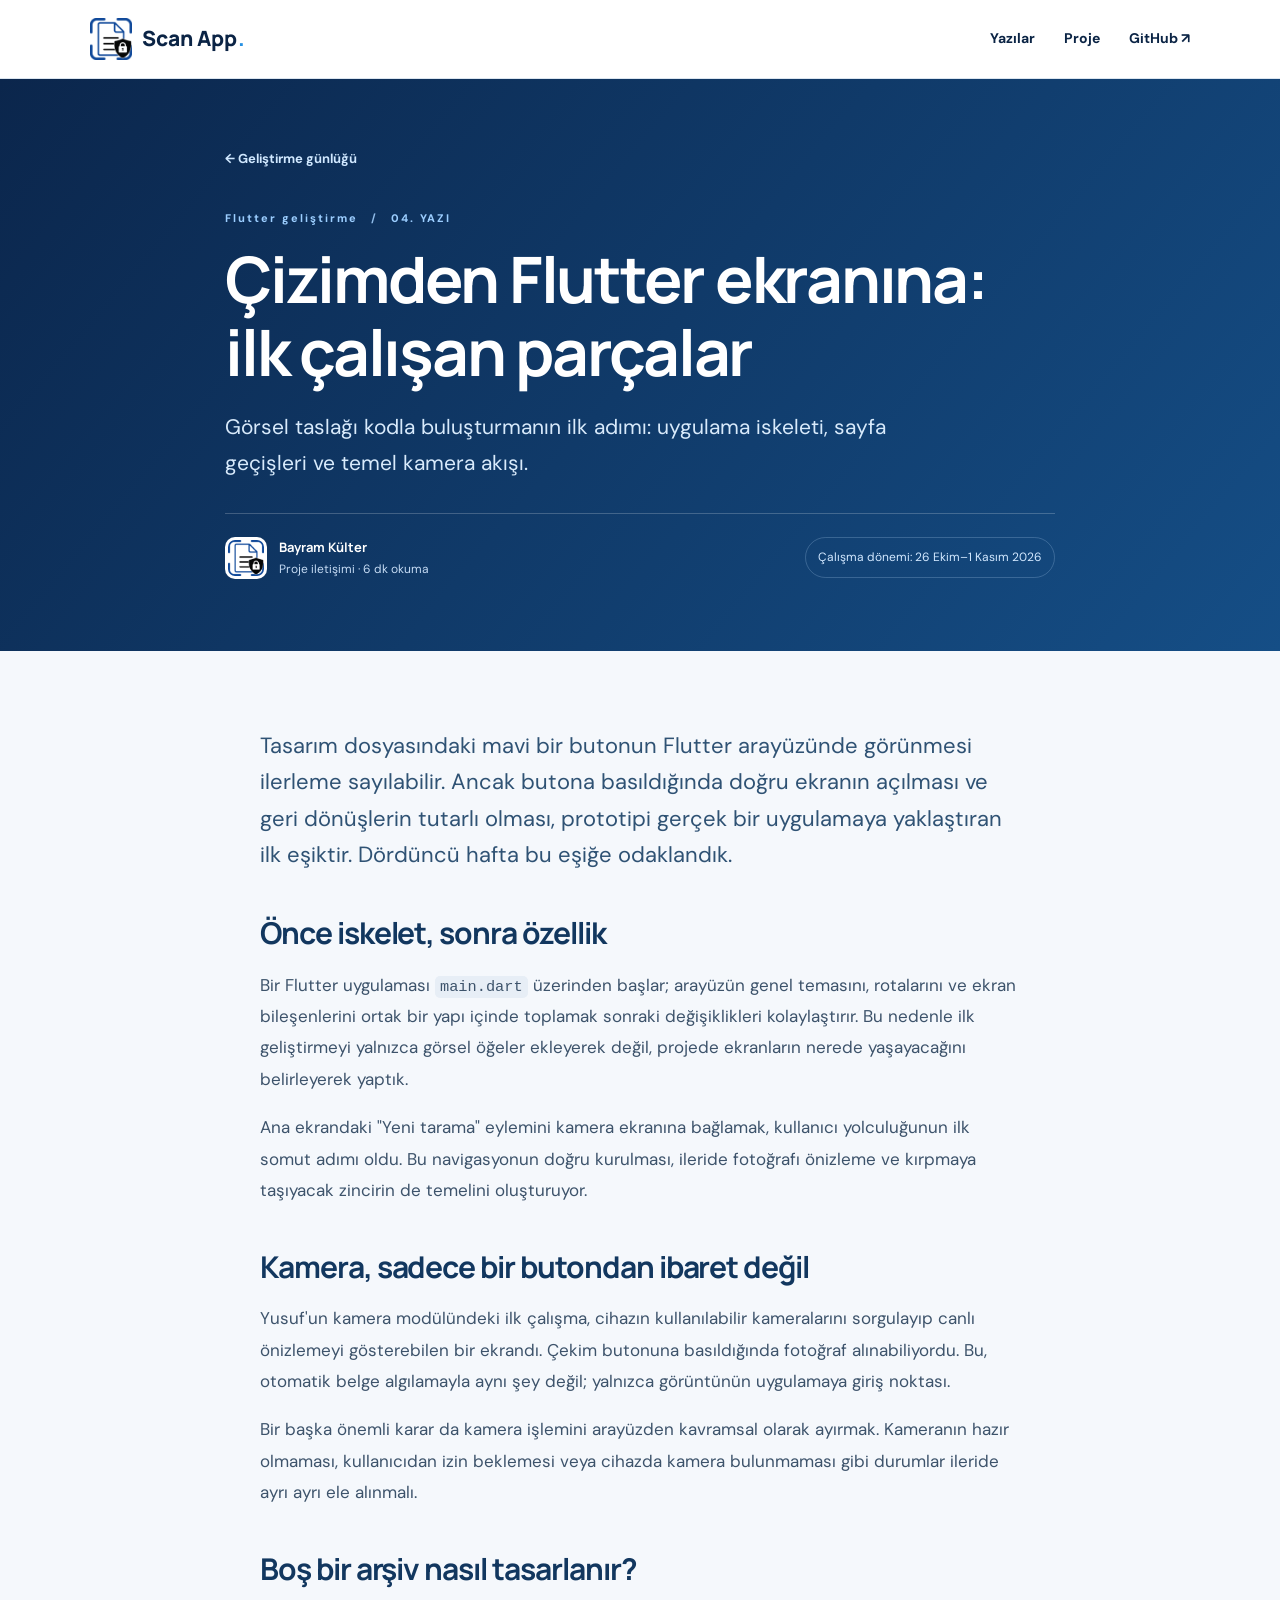
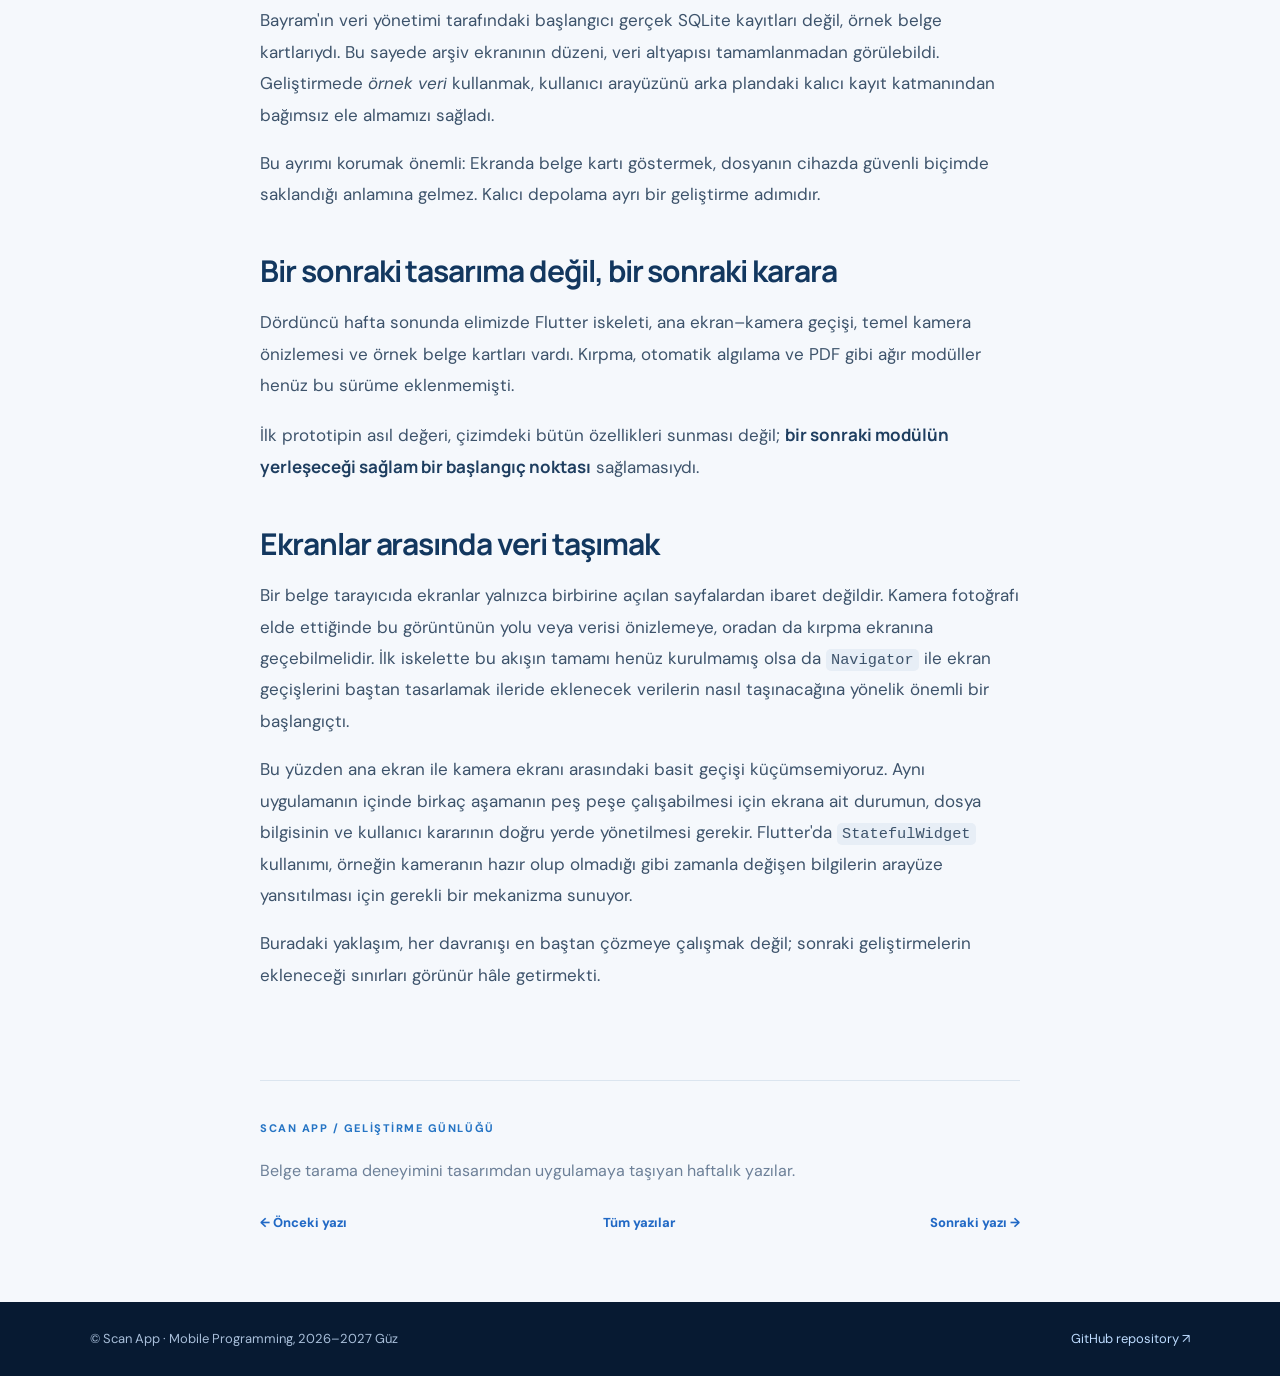
<file: docs/blog/hafta-04.html>
<!DOCTYPE html>
<html lang="tr">
<head>
  <meta charset="utf-8"><meta name="viewport" content="width=device-width,initial-scale=1">
  <meta name="description" content="Görsel taslağı kodla buluşturmanın ilk adımı: uygulama iskeleti, sayfa geçişleri ve temel kamera akışı.">
  <meta property="og:type" content="article"><meta property="og:title" content="Çizimden Flutter ekranına: ilk çalışan parçalar"><meta property="og:description" content="Görsel taslağı kodla buluşturmanın ilk adımı: uygulama iskeleti, sayfa geçişleri ve temel kamera akışı.">
  <meta property="og:site_name" content="Scan App"><meta property="og:locale" content="tr_TR">
  <link rel="canonical" href="https://rjhtctn.github.io/scan_app-mobile-programming-project/blog/hafta-04.html"><link rel="stylesheet" href="assets/site.css"><link rel="icon" href="../logo/logo.png" type="image/png">
  <title>Çizimden Flutter ekranına: ilk çalışan parçalar | Scan App</title>
</head>
<body>
<a class="skip" href="#icerik">İçeriğe geç</a>
<header><nav class="nav wrap" aria-label="Ana menü"><a class="brand" href="../index.html"><img src="../logo/logo.png" alt="" width="42" height="42"> Scan App<span class="brand-dot">.</span></a><div class="navlinks"><a href="../index.html#yazilar">Yazılar</a><a href="../index.html#proje">Proje</a><a href="https://github.com/rjhtctn/scan_app-mobile-programming-project" target="_blank" rel="noopener">GitHub ↗</a></div></nav></header>
<section class="article-head"><div class="article-intro wrap"><a class="back" href="../index.html#yazilar">← Geliştirme günlüğü</a><div class="eyebrow">Flutter geliştirme <span class="sep">/</span> 04. YAZI</div><h1>Çizimden Flutter ekranına: ilk çalışan parçalar</h1><p class="dek">Görsel taslağı kodla buluşturmanın ilk adımı: uygulama iskeleti, sayfa geçişleri ve temel kamera akışı.</p><div class="byline"><img src="../logo/logo.png" alt="" width="42" height="42"><div><strong>Bayram Külter</strong><span>Proje iletişimi · 6 dk okuma</span></div><div class="period">Çalışma dönemi: 26 Ekim–1 Kasım 2026</div></div></div></section>
<main id="icerik"><article class="prose wrap"><p>Tasarım dosyasındaki mavi bir butonun Flutter arayüzünde görünmesi ilerleme sayılabilir. Ancak butona basıldığında doğru ekranın açılması ve geri dönüşlerin tutarlı olması, prototipi gerçek bir uygulamaya yaklaştıran ilk eşiktir. Dördüncü hafta bu eşiğe odaklandık.</p>
<h2>Önce iskelet, sonra özellik</h2>
<p>Bir Flutter uygulaması <code>main.dart</code> üzerinden başlar; arayüzün genel temasını, rotalarını ve ekran bileşenlerini ortak bir yapı içinde toplamak sonraki değişiklikleri kolaylaştırır. Bu nedenle ilk geliştirmeyi yalnızca görsel öğeler ekleyerek değil, projede ekranların nerede yaşayacağını belirleyerek yaptık.</p>
<p>Ana ekrandaki &quot;Yeni tarama&quot; eylemini kamera ekranına bağlamak, kullanıcı yolculuğunun ilk somut adımı oldu. Bu navigasyonun doğru kurulması, ileride fotoğrafı önizleme ve kırpmaya taşıyacak zincirin de temelini oluşturuyor.</p>
<h2>Kamera, sadece bir butondan ibaret değil</h2>
<p>Yusuf'un kamera modülündeki ilk çalışma, cihazın kullanılabilir kameralarını sorgulayıp canlı önizlemeyi gösterebilen bir ekrandı. Çekim butonuna basıldığında fotoğraf alınabiliyordu. Bu, otomatik belge algılamayla aynı şey değil; yalnızca görüntünün uygulamaya giriş noktası.</p>
<p>Bir başka önemli karar da kamera işlemini arayüzden kavramsal olarak ayırmak. Kameranın hazır olmaması, kullanıcıdan izin beklemesi veya cihazda kamera bulunmaması gibi durumlar ileride ayrı ayrı ele alınmalı.</p>
<h2>Boş bir arşiv nasıl tasarlanır?</h2>
<p>Bayram'ın veri yönetimi tarafındaki başlangıcı gerçek SQLite kayıtları değil, örnek belge kartlarıydı. Bu sayede arşiv ekranının düzeni, veri altyapısı tamamlanmadan görülebildi. Geliştirmede <em>örnek veri</em> kullanmak, kullanıcı arayüzünü arka plandaki kalıcı kayıt katmanından bağımsız ele almamızı sağladı.</p>
<p>Bu ayrımı korumak önemli: Ekranda belge kartı göstermek, dosyanın cihazda güvenli biçimde saklandığı anlamına gelmez. Kalıcı depolama ayrı bir geliştirme adımıdır.</p>
<h2>Bir sonraki tasarıma değil, bir sonraki karara</h2>
<p>Dördüncü hafta sonunda elimizde Flutter iskeleti, ana ekran–kamera geçişi, temel kamera önizlemesi ve örnek belge kartları vardı. Kırpma, otomatik algılama ve PDF gibi ağır modüller henüz bu sürüme eklenmemişti.</p>
<p>İlk prototipin asıl değeri, çizimdeki bütün özellikleri sunması değil; <strong>bir sonraki modülün yerleşeceği sağlam bir başlangıç noktası</strong> sağlamasıydı.</p>
<h2>Ekranlar arasında veri taşımak</h2>
<p>Bir belge tarayıcıda ekranlar yalnızca birbirine açılan sayfalardan ibaret değildir. Kamera fotoğrafı elde ettiğinde bu görüntünün yolu veya verisi önizlemeye, oradan da kırpma ekranına geçebilmelidir. İlk iskelette bu akışın tamamı henüz kurulmamış olsa da <code>Navigator</code> ile ekran geçişlerini baştan tasarlamak ileride eklenecek verilerin nasıl taşınacağına yönelik önemli bir başlangıçtı.</p>
<p>Bu yüzden ana ekran ile kamera ekranı arasındaki basit geçişi küçümsemiyoruz. Aynı uygulamanın içinde birkaç aşamanın peş peşe çalışabilmesi için ekrana ait durumun, dosya bilgisinin ve kullanıcı kararının doğru yerde yönetilmesi gerekir. Flutter'da <code>StatefulWidget</code> kullanımı, örneğin kameranın hazır olup olmadığı gibi zamanla değişen bilgilerin arayüze yansıtılması için gerekli bir mekanizma sunuyor.</p>
<p>Buradaki yaklaşım, her davranışı en baştan çözmeye çalışmak değil; sonraki geliştirmelerin ekleneceği sınırları görünür hâle getirmekti.</p>
</article><section class="article-foot wrap"><div class="foot-meta"><span>SCAN APP / GELİŞTİRME GÜNLÜĞÜ</span><p>Belge tarama deneyimini tasarımdan uygulamaya taşıyan haftalık yazılar.</p></div><div class="prevnext"><a href="hafta-03.html">← Önceki yazı</a><a href="../index.html#yazilar">Tüm yazılar</a><a href="hafta-05.html">Sonraki yazı →</a></div></section></main>
<footer><div class="wrap footer-in"><span>© Scan App · Mobile Programming, 2026–2027 Güz</span><a href="https://github.com/rjhtctn/scan_app-mobile-programming-project">GitHub repository ↗</a></div></footer>
</body></html>
</file>
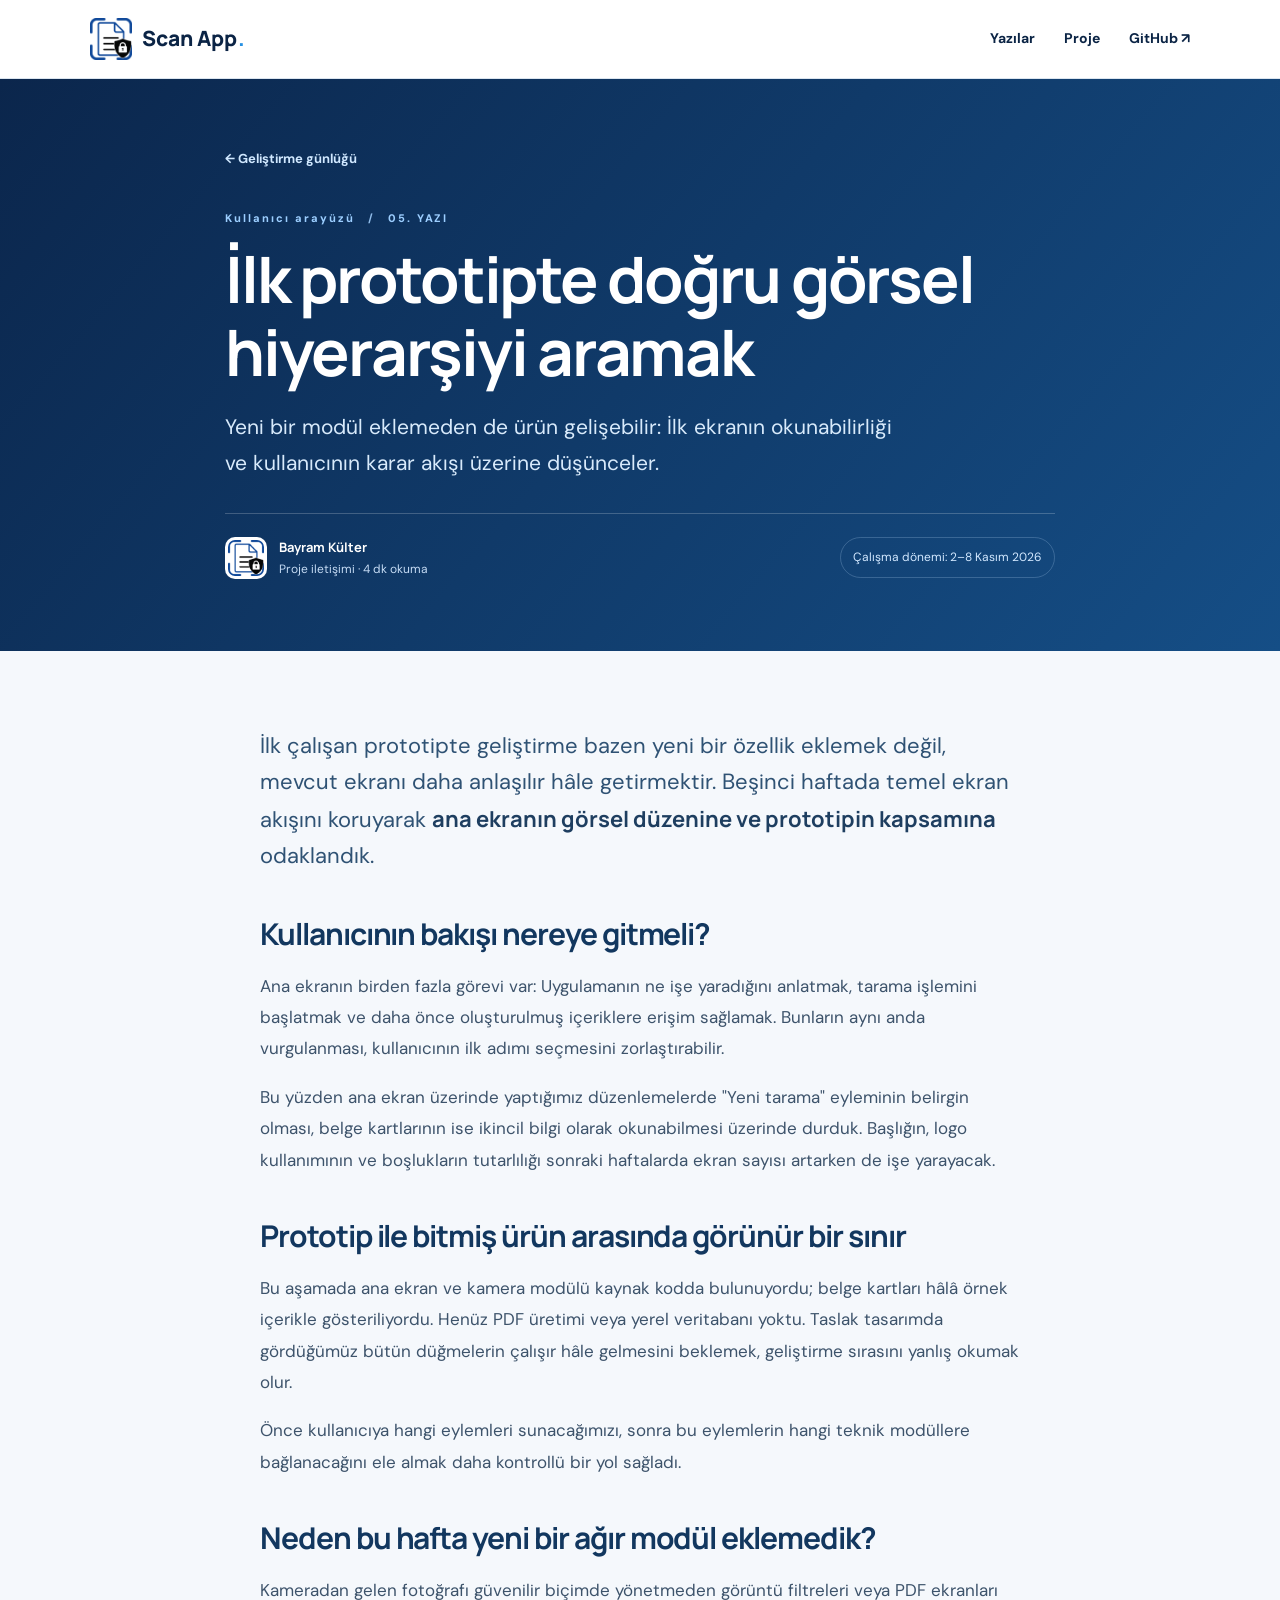
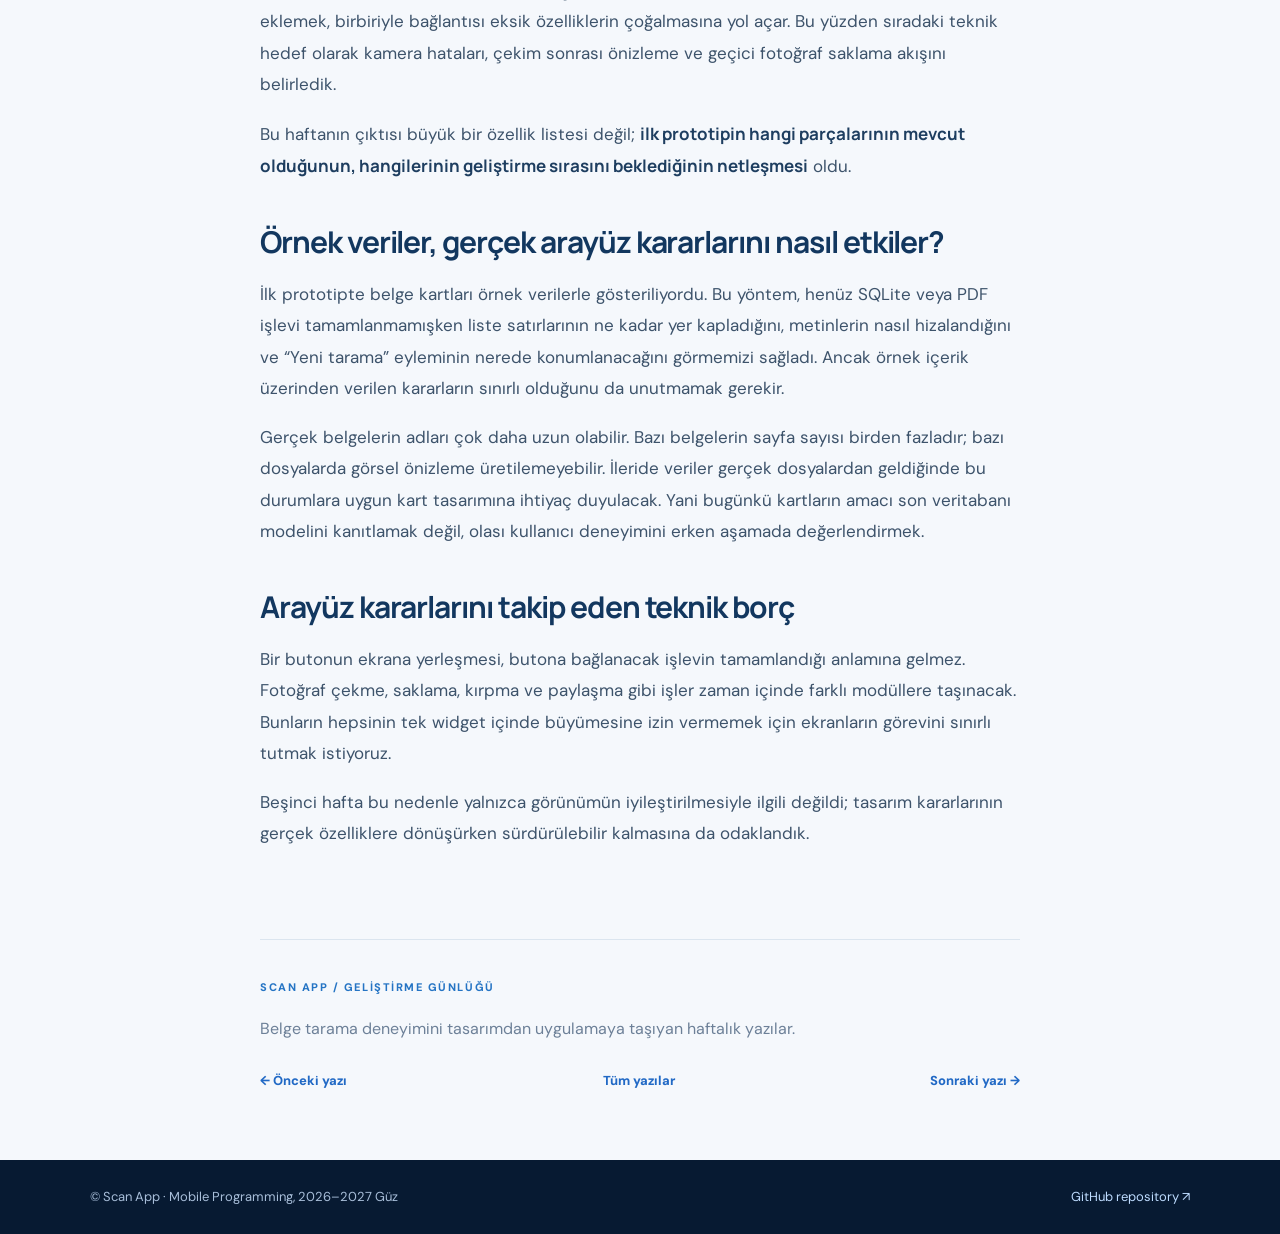
<file: docs/blog/hafta-05.html>
<!DOCTYPE html>
<html lang="tr">
<head>
  <meta charset="utf-8"><meta name="viewport" content="width=device-width,initial-scale=1">
  <meta name="description" content="Yeni bir modül eklemeden de ürün gelişebilir: İlk ekranın okunabilirliği ve kullanıcının karar akışı üzerine düşünceler.">
  <meta property="og:type" content="article"><meta property="og:title" content="İlk prototipte doğru görsel hiyerarşiyi aramak"><meta property="og:description" content="Yeni bir modül eklemeden de ürün gelişebilir: İlk ekranın okunabilirliği ve kullanıcının karar akışı üzerine düşünceler.">
  <meta property="og:site_name" content="Scan App"><meta property="og:locale" content="tr_TR">
  <link rel="canonical" href="https://rjhtctn.github.io/scan_app-mobile-programming-project/blog/hafta-05.html"><link rel="stylesheet" href="assets/site.css"><link rel="icon" href="../logo/logo.png" type="image/png">
  <title>İlk prototipte doğru görsel hiyerarşiyi aramak | Scan App</title>
</head>
<body>
<a class="skip" href="#icerik">İçeriğe geç</a>
<header><nav class="nav wrap" aria-label="Ana menü"><a class="brand" href="../index.html"><img src="../logo/logo.png" alt="" width="42" height="42"> Scan App<span class="brand-dot">.</span></a><div class="navlinks"><a href="../index.html#yazilar">Yazılar</a><a href="../index.html#proje">Proje</a><a href="https://github.com/rjhtctn/scan_app-mobile-programming-project" target="_blank" rel="noopener">GitHub ↗</a></div></nav></header>
<section class="article-head"><div class="article-intro wrap"><a class="back" href="../index.html#yazilar">← Geliştirme günlüğü</a><div class="eyebrow">Kullanıcı arayüzü <span class="sep">/</span> 05. YAZI</div><h1>İlk prototipte doğru görsel hiyerarşiyi aramak</h1><p class="dek">Yeni bir modül eklemeden de ürün gelişebilir: İlk ekranın okunabilirliği ve kullanıcının karar akışı üzerine düşünceler.</p><div class="byline"><img src="../logo/logo.png" alt="" width="42" height="42"><div><strong>Bayram Külter</strong><span>Proje iletişimi · 4 dk okuma</span></div><div class="period">Çalışma dönemi: 2–8 Kasım 2026</div></div></div></section>
<main id="icerik"><article class="prose wrap"><p>İlk çalışan prototipte geliştirme bazen yeni bir özellik eklemek değil, mevcut ekranı daha anlaşılır hâle getirmektir. Beşinci haftada temel ekran akışını koruyarak <strong>ana ekranın görsel düzenine ve prototipin kapsamına</strong> odaklandık.</p>
<h2>Kullanıcının bakışı nereye gitmeli?</h2>
<p>Ana ekranın birden fazla görevi var: Uygulamanın ne işe yaradığını anlatmak, tarama işlemini başlatmak ve daha önce oluşturulmuş içeriklere erişim sağlamak. Bunların aynı anda vurgulanması, kullanıcının ilk adımı seçmesini zorlaştırabilir.</p>
<p>Bu yüzden ana ekran üzerinde yaptığımız düzenlemelerde &quot;Yeni tarama&quot; eyleminin belirgin olması, belge kartlarının ise ikincil bilgi olarak okunabilmesi üzerinde durduk. Başlığın, logo kullanımının ve boşlukların tutarlılığı sonraki haftalarda ekran sayısı artarken de işe yarayacak.</p>
<h2>Prototip ile bitmiş ürün arasında görünür bir sınır</h2>
<p>Bu aşamada ana ekran ve kamera modülü kaynak kodda bulunuyordu; belge kartları hâlâ örnek içerikle gösteriliyordu. Henüz PDF üretimi veya yerel veritabanı yoktu. Taslak tasarımda gördüğümüz bütün düğmelerin çalışır hâle gelmesini beklemek, geliştirme sırasını yanlış okumak olur.</p>
<p>Önce kullanıcıya hangi eylemleri sunacağımızı, sonra bu eylemlerin hangi teknik modüllere bağlanacağını ele almak daha kontrollü bir yol sağladı.</p>
<h2>Neden bu hafta yeni bir ağır modül eklemedik?</h2>
<p>Kameradan gelen fotoğrafı güvenilir biçimde yönetmeden görüntü filtreleri veya PDF ekranları eklemek, birbiriyle bağlantısı eksik özelliklerin çoğalmasına yol açar. Bu yüzden sıradaki teknik hedef olarak kamera hataları, çekim sonrası önizleme ve geçici fotoğraf saklama akışını belirledik.</p>
<p>Bu haftanın çıktısı büyük bir özellik listesi değil; <strong>ilk prototipin hangi parçalarının mevcut olduğunun, hangilerinin geliştirme sırasını beklediğinin netleşmesi</strong> oldu.</p>
<h2>Örnek veriler, gerçek arayüz kararlarını nasıl etkiler?</h2>
<p>İlk prototipte belge kartları örnek verilerle gösteriliyordu. Bu yöntem, henüz SQLite veya PDF işlevi tamamlanmamışken liste satırlarının ne kadar yer kapladığını, metinlerin nasıl hizalandığını ve “Yeni tarama” eyleminin nerede konumlanacağını görmemizi sağladı. Ancak örnek içerik üzerinden verilen kararların sınırlı olduğunu da unutmamak gerekir.</p>
<p>Gerçek belgelerin adları çok daha uzun olabilir. Bazı belgelerin sayfa sayısı birden fazladır; bazı dosyalarda görsel önizleme üretilemeyebilir. İleride veriler gerçek dosyalardan geldiğinde bu durumlara uygun kart tasarımına ihtiyaç duyulacak. Yani bugünkü kartların amacı son veritabanı modelini kanıtlamak değil, olası kullanıcı deneyimini erken aşamada değerlendirmek.</p>
<h2>Arayüz kararlarını takip eden teknik borç</h2>
<p>Bir butonun ekrana yerleşmesi, butona bağlanacak işlevin tamamlandığı anlamına gelmez. Fotoğraf çekme, saklama, kırpma ve paylaşma gibi işler zaman içinde farklı modüllere taşınacak. Bunların hepsinin tek widget içinde büyümesine izin vermemek için ekranların görevini sınırlı tutmak istiyoruz.</p>
<p>Beşinci hafta bu nedenle yalnızca görünümün iyileştirilmesiyle ilgili değildi; tasarım kararlarının gerçek özelliklere dönüşürken sürdürülebilir kalmasına da odaklandık.</p>
</article><section class="article-foot wrap"><div class="foot-meta"><span>SCAN APP / GELİŞTİRME GÜNLÜĞÜ</span><p>Belge tarama deneyimini tasarımdan uygulamaya taşıyan haftalık yazılar.</p></div><div class="prevnext"><a href="hafta-04.html">← Önceki yazı</a><a href="../index.html#yazilar">Tüm yazılar</a><a href="hafta-06.html">Sonraki yazı →</a></div></section></main>
<footer><div class="wrap footer-in"><span>© Scan App · Mobile Programming, 2026–2027 Güz</span><a href="https://github.com/rjhtctn/scan_app-mobile-programming-project">GitHub repository ↗</a></div></footer>
</body></html>
</file>
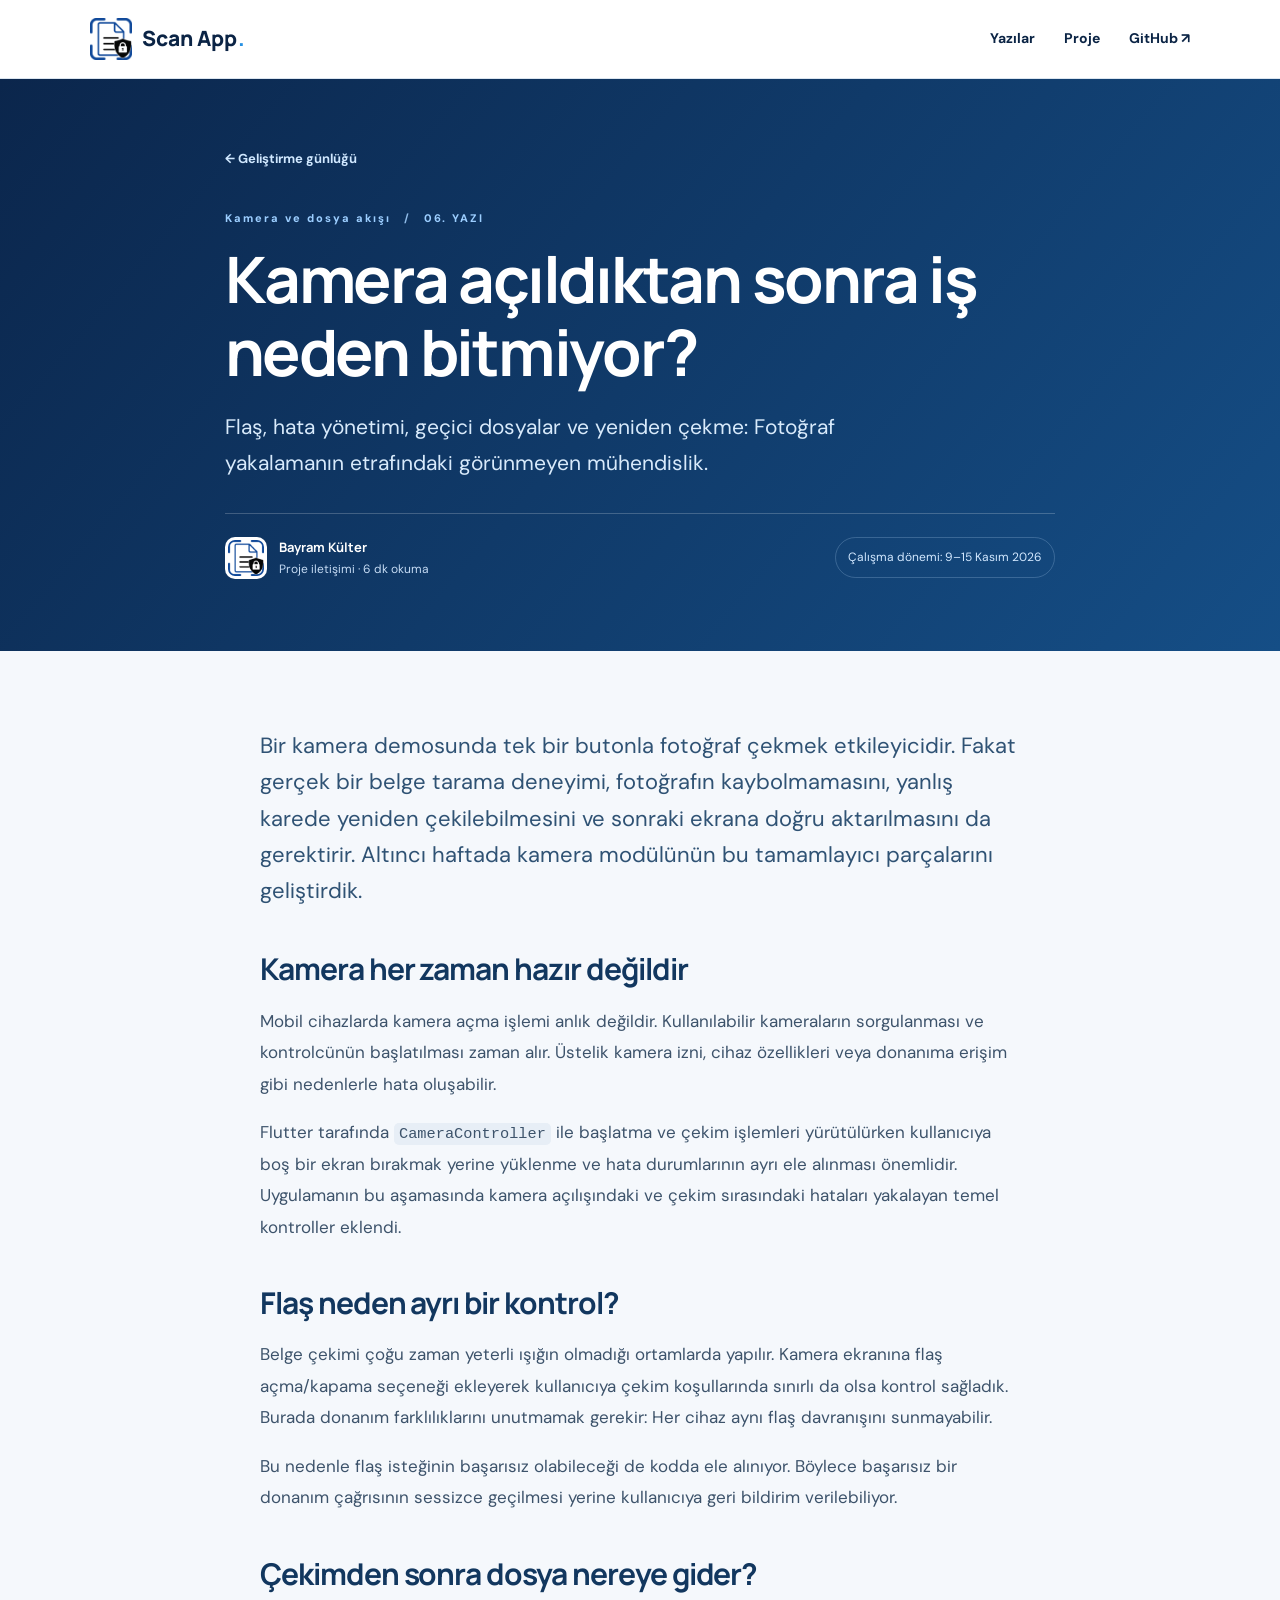
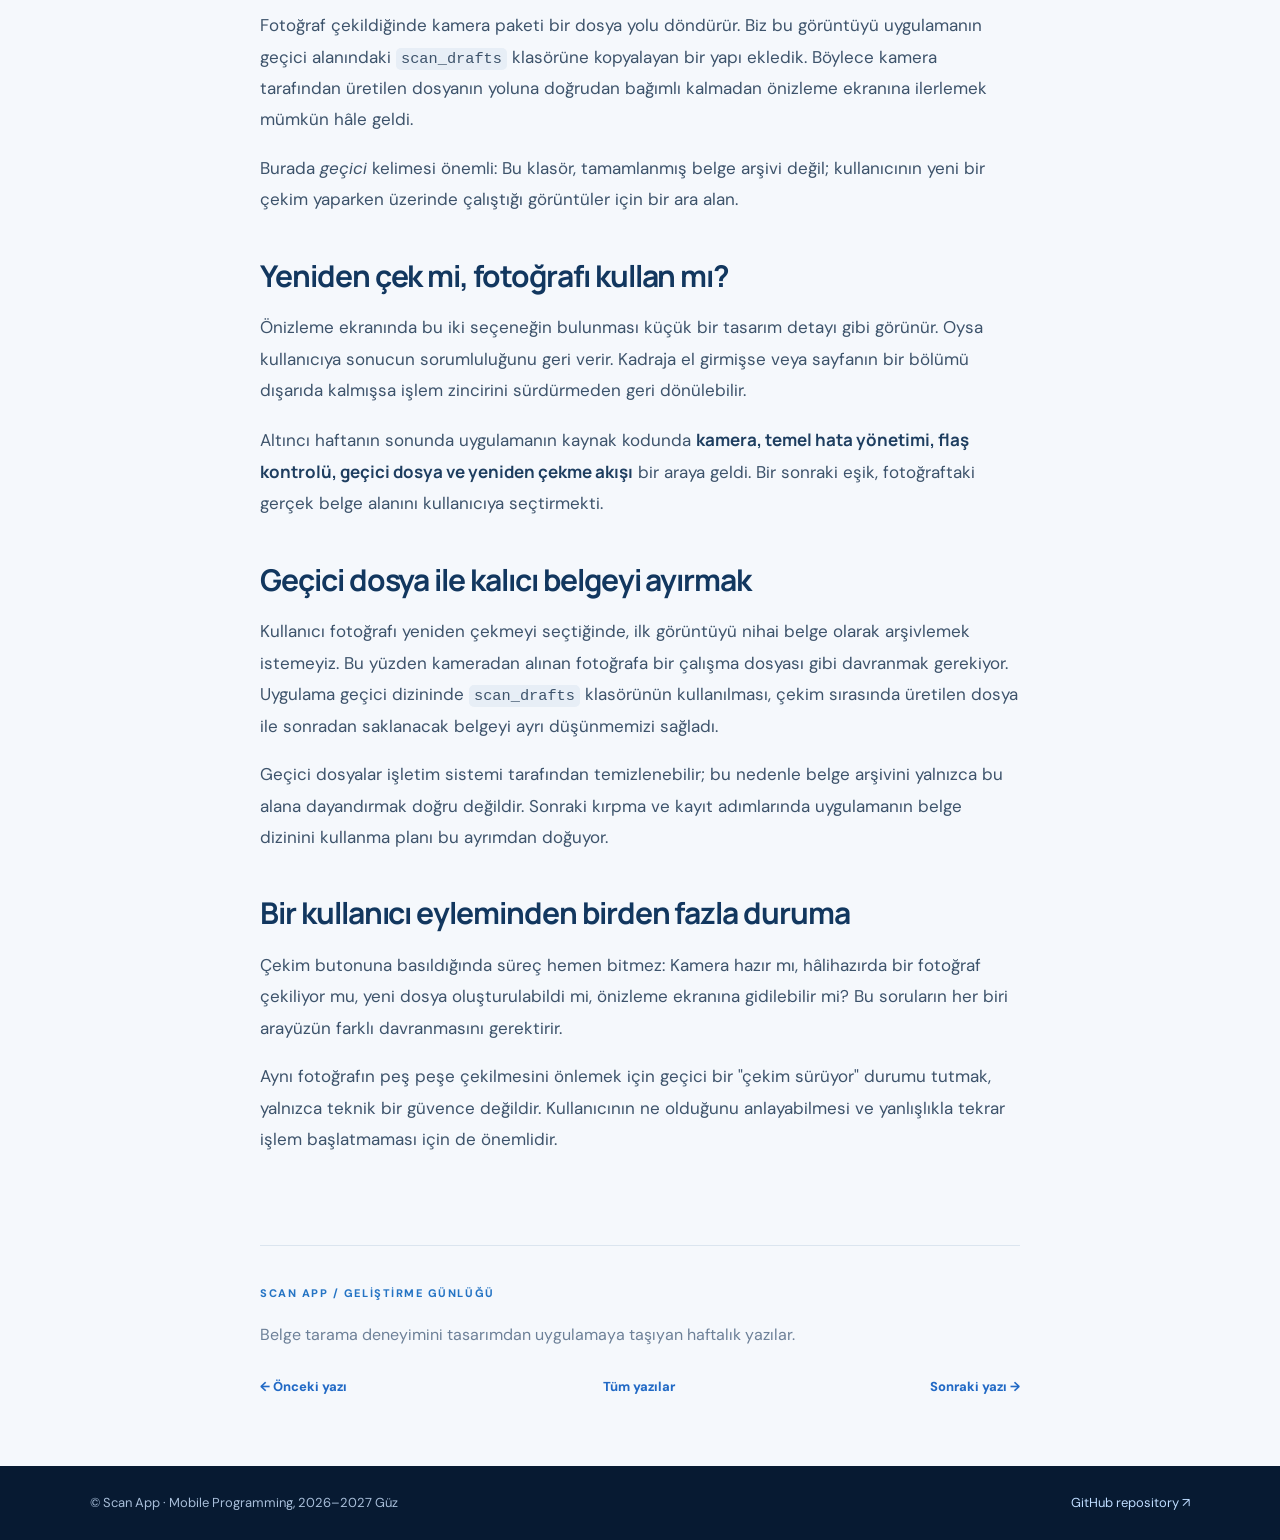
<file: docs/blog/hafta-06.html>
<!DOCTYPE html>
<html lang="tr">
<head>
  <meta charset="utf-8"><meta name="viewport" content="width=device-width,initial-scale=1">
  <meta name="description" content="Flaş, hata yönetimi, geçici dosyalar ve yeniden çekme: Fotoğraf yakalamanın etrafındaki görünmeyen mühendislik.">
  <meta property="og:type" content="article"><meta property="og:title" content="Kamera açıldıktan sonra iş neden bitmiyor?"><meta property="og:description" content="Flaş, hata yönetimi, geçici dosyalar ve yeniden çekme: Fotoğraf yakalamanın etrafındaki görünmeyen mühendislik.">
  <meta property="og:site_name" content="Scan App"><meta property="og:locale" content="tr_TR">
  <link rel="canonical" href="https://rjhtctn.github.io/scan_app-mobile-programming-project/blog/hafta-06.html"><link rel="stylesheet" href="assets/site.css"><link rel="icon" href="../logo/logo.png" type="image/png">
  <title>Kamera açıldıktan sonra iş neden bitmiyor? | Scan App</title>
</head>
<body>
<a class="skip" href="#icerik">İçeriğe geç</a>
<header><nav class="nav wrap" aria-label="Ana menü"><a class="brand" href="../index.html"><img src="../logo/logo.png" alt="" width="42" height="42"> Scan App<span class="brand-dot">.</span></a><div class="navlinks"><a href="../index.html#yazilar">Yazılar</a><a href="../index.html#proje">Proje</a><a href="https://github.com/rjhtctn/scan_app-mobile-programming-project" target="_blank" rel="noopener">GitHub ↗</a></div></nav></header>
<section class="article-head"><div class="article-intro wrap"><a class="back" href="../index.html#yazilar">← Geliştirme günlüğü</a><div class="eyebrow">Kamera ve dosya akışı <span class="sep">/</span> 06. YAZI</div><h1>Kamera açıldıktan sonra iş neden bitmiyor?</h1><p class="dek">Flaş, hata yönetimi, geçici dosyalar ve yeniden çekme: Fotoğraf yakalamanın etrafındaki görünmeyen mühendislik.</p><div class="byline"><img src="../logo/logo.png" alt="" width="42" height="42"><div><strong>Bayram Külter</strong><span>Proje iletişimi · 6 dk okuma</span></div><div class="period">Çalışma dönemi: 9–15 Kasım 2026</div></div></div></section>
<main id="icerik"><article class="prose wrap"><p>Bir kamera demosunda tek bir butonla fotoğraf çekmek etkileyicidir. Fakat gerçek bir belge tarama deneyimi, fotoğrafın kaybolmamasını, yanlış karede yeniden çekilebilmesini ve sonraki ekrana doğru aktarılmasını da gerektirir. Altıncı haftada kamera modülünün bu tamamlayıcı parçalarını geliştirdik.</p>
<h2>Kamera her zaman hazır değildir</h2>
<p>Mobil cihazlarda kamera açma işlemi anlık değildir. Kullanılabilir kameraların sorgulanması ve kontrolcünün başlatılması zaman alır. Üstelik kamera izni, cihaz özellikleri veya donanıma erişim gibi nedenlerle hata oluşabilir.</p>
<p>Flutter tarafında <code>CameraController</code> ile başlatma ve çekim işlemleri yürütülürken kullanıcıya boş bir ekran bırakmak yerine yüklenme ve hata durumlarının ayrı ele alınması önemlidir. Uygulamanın bu aşamasında kamera açılışındaki ve çekim sırasındaki hataları yakalayan temel kontroller eklendi.</p>
<h2>Flaş neden ayrı bir kontrol?</h2>
<p>Belge çekimi çoğu zaman yeterli ışığın olmadığı ortamlarda yapılır. Kamera ekranına flaş açma/kapama seçeneği ekleyerek kullanıcıya çekim koşullarında sınırlı da olsa kontrol sağladık. Burada donanım farklılıklarını unutmamak gerekir: Her cihaz aynı flaş davranışını sunmayabilir.</p>
<p>Bu nedenle flaş isteğinin başarısız olabileceği de kodda ele alınıyor. Böylece başarısız bir donanım çağrısının sessizce geçilmesi yerine kullanıcıya geri bildirim verilebiliyor.</p>
<h2>Çekimden sonra dosya nereye gider?</h2>
<p>Fotoğraf çekildiğinde kamera paketi bir dosya yolu döndürür. Biz bu görüntüyü uygulamanın geçici alanındaki <code>scan_drafts</code> klasörüne kopyalayan bir yapı ekledik. Böylece kamera tarafından üretilen dosyanın yoluna doğrudan bağımlı kalmadan önizleme ekranına ilerlemek mümkün hâle geldi.</p>
<p>Burada <em>geçici</em> kelimesi önemli: Bu klasör, tamamlanmış belge arşivi değil; kullanıcının yeni bir çekim yaparken üzerinde çalıştığı görüntüler için bir ara alan.</p>
<h2>Yeniden çek mi, fotoğrafı kullan mı?</h2>
<p>Önizleme ekranında bu iki seçeneğin bulunması küçük bir tasarım detayı gibi görünür. Oysa kullanıcıya sonucun sorumluluğunu geri verir. Kadraja el girmişse veya sayfanın bir bölümü dışarıda kalmışsa işlem zincirini sürdürmeden geri dönülebilir.</p>
<p>Altıncı haftanın sonunda uygulamanın kaynak kodunda <strong>kamera, temel hata yönetimi, flaş kontrolü, geçici dosya ve yeniden çekme akışı</strong> bir araya geldi. Bir sonraki eşik, fotoğraftaki gerçek belge alanını kullanıcıya seçtirmekti.</p>
<h2>Geçici dosya ile kalıcı belgeyi ayırmak</h2>
<p>Kullanıcı fotoğrafı yeniden çekmeyi seçtiğinde, ilk görüntüyü nihai belge olarak arşivlemek istemeyiz. Bu yüzden kameradan alınan fotoğrafa bir çalışma dosyası gibi davranmak gerekiyor. Uygulama geçici dizininde <code>scan_drafts</code> klasörünün kullanılması, çekim sırasında üretilen dosya ile sonradan saklanacak belgeyi ayrı düşünmemizi sağladı.</p>
<p>Geçici dosyalar işletim sistemi tarafından temizlenebilir; bu nedenle belge arşivini yalnızca bu alana dayandırmak doğru değildir. Sonraki kırpma ve kayıt adımlarında uygulamanın belge dizinini kullanma planı bu ayrımdan doğuyor.</p>
<h2>Bir kullanıcı eyleminden birden fazla duruma</h2>
<p>Çekim butonuna basıldığında süreç hemen bitmez: Kamera hazır mı, hâlihazırda bir fotoğraf çekiliyor mu, yeni dosya oluşturulabildi mi, önizleme ekranına gidilebilir mi? Bu soruların her biri arayüzün farklı davranmasını gerektirir.</p>
<p>Aynı fotoğrafın peş peşe çekilmesini önlemek için geçici bir &quot;çekim sürüyor&quot; durumu tutmak, yalnızca teknik bir güvence değildir. Kullanıcının ne olduğunu anlayabilmesi ve yanlışlıkla tekrar işlem başlatmaması için de önemlidir.</p>
</article><section class="article-foot wrap"><div class="foot-meta"><span>SCAN APP / GELİŞTİRME GÜNLÜĞÜ</span><p>Belge tarama deneyimini tasarımdan uygulamaya taşıyan haftalık yazılar.</p></div><div class="prevnext"><a href="hafta-05.html">← Önceki yazı</a><a href="../index.html#yazilar">Tüm yazılar</a><a href="hafta-07.html">Sonraki yazı →</a></div></section></main>
<footer><div class="wrap footer-in"><span>© Scan App · Mobile Programming, 2026–2027 Güz</span><a href="https://github.com/rjhtctn/scan_app-mobile-programming-project">GitHub repository ↗</a></div></footer>
</body></html>
</file>
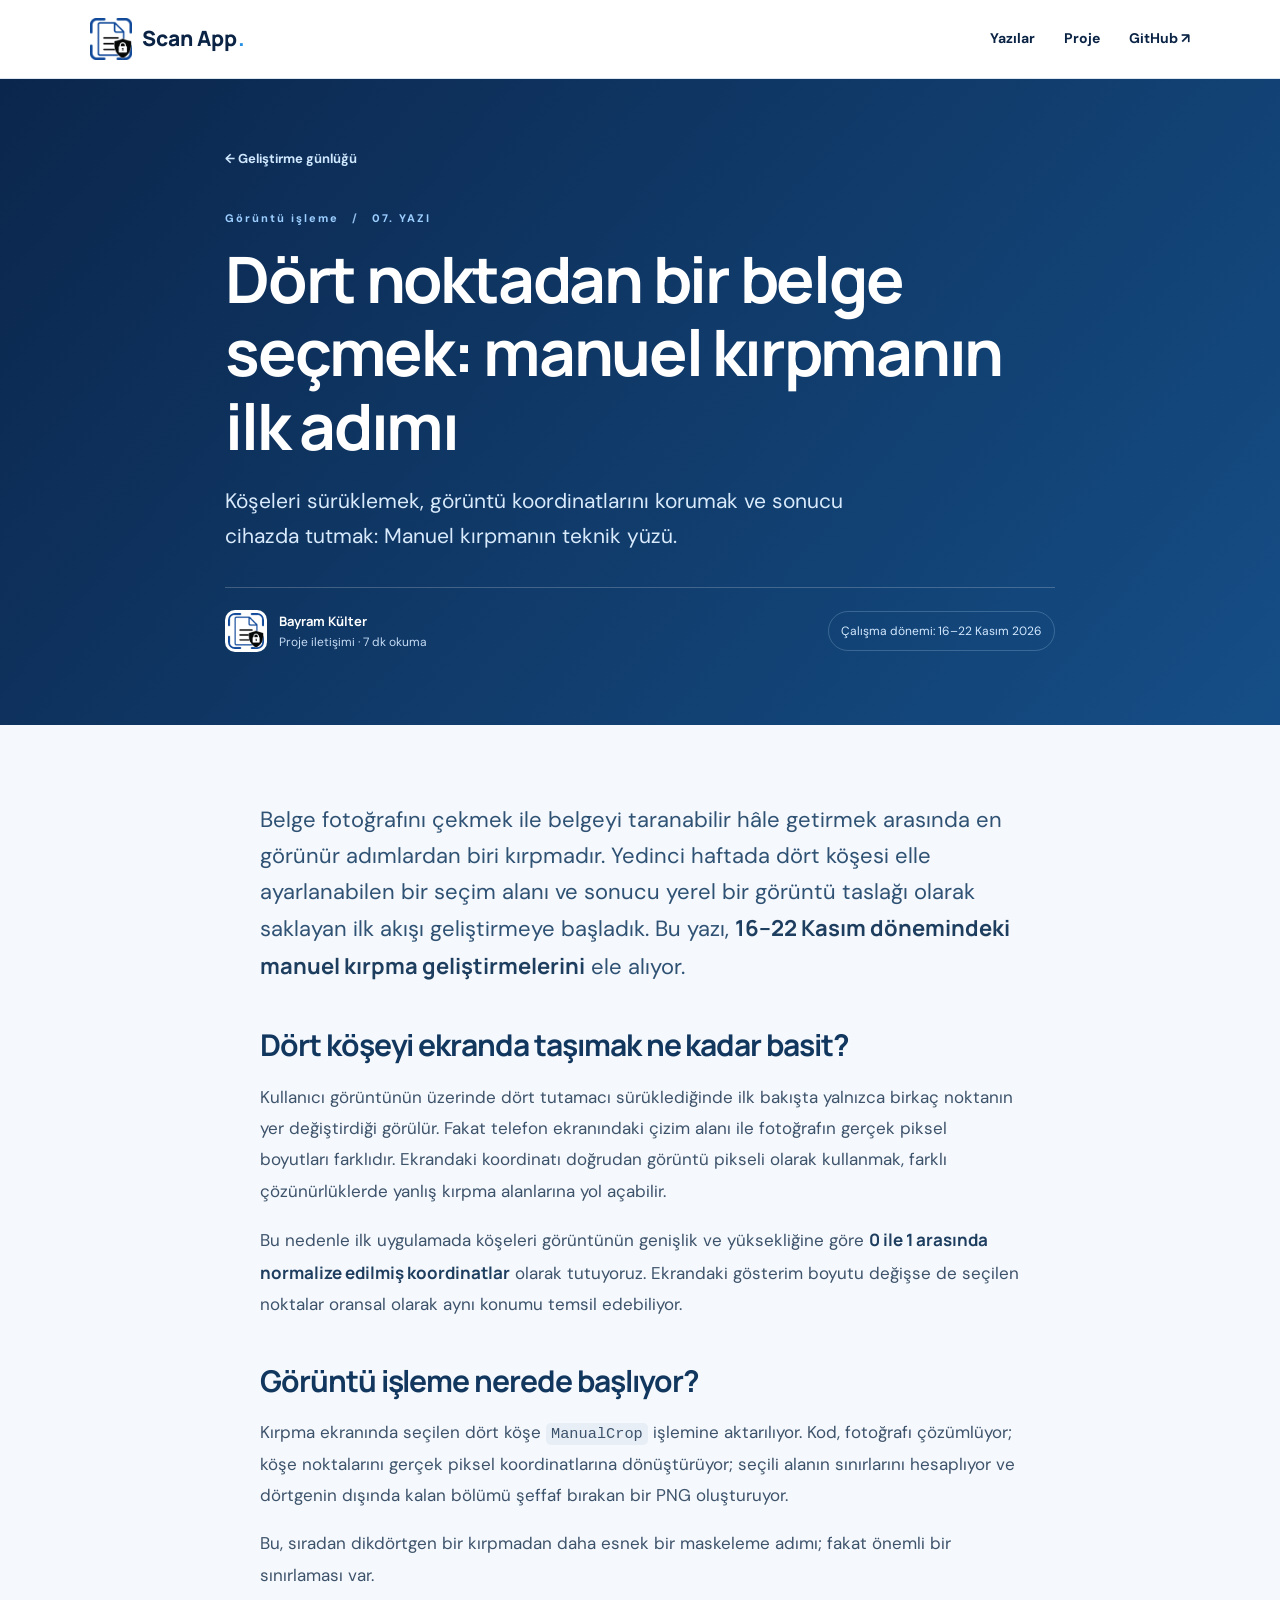
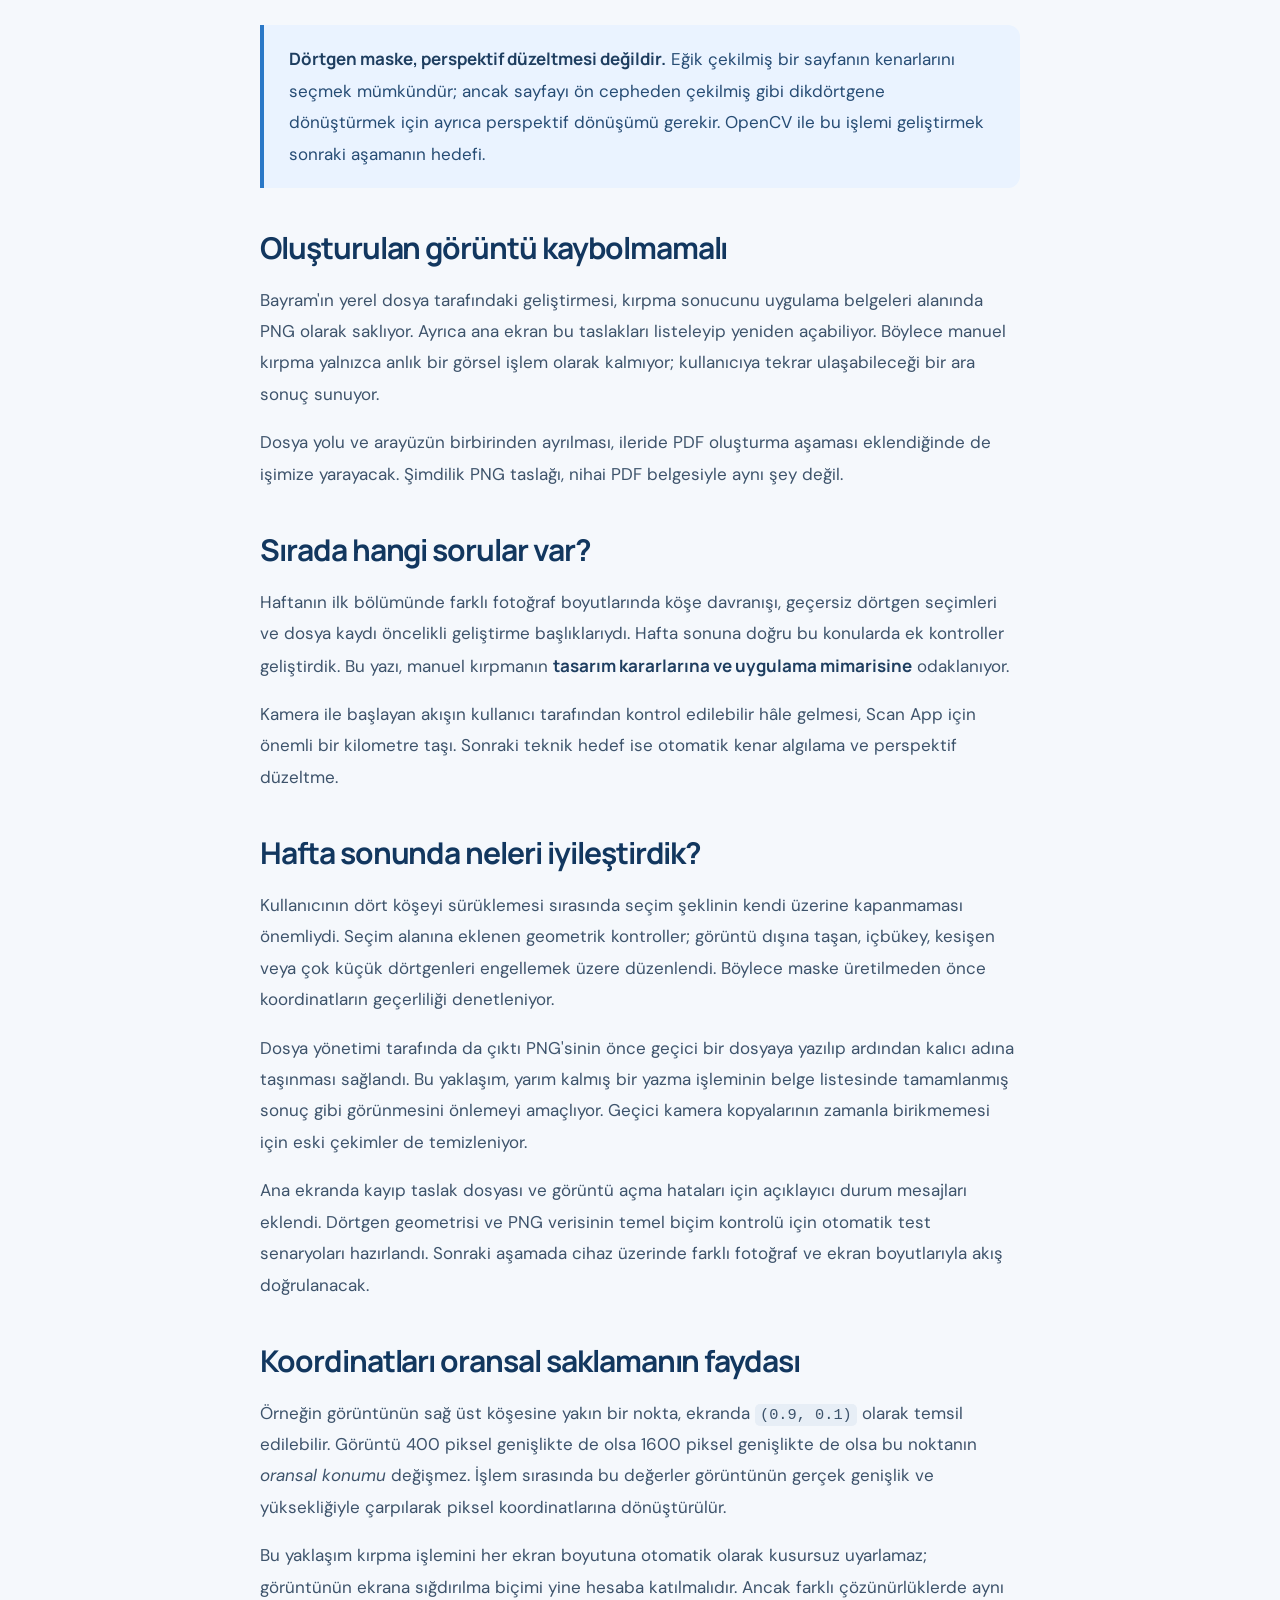
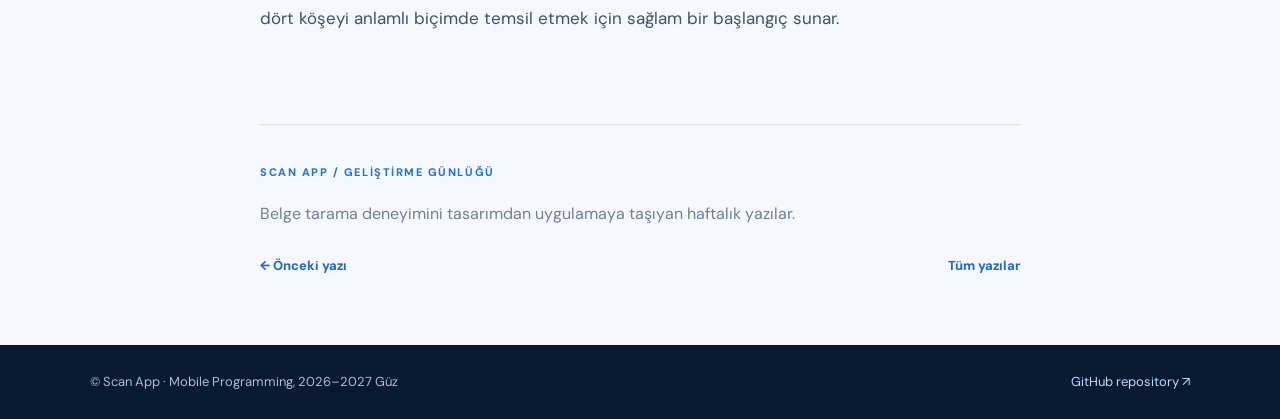
<file: docs/blog/hafta-07.html>
<!DOCTYPE html>
<html lang="tr">
<head>
  <meta charset="utf-8"><meta name="viewport" content="width=device-width,initial-scale=1">
  <meta name="description" content="Köşeleri sürüklemek, görüntü koordinatlarını korumak ve sonucu cihazda tutmak: Manuel kırpmanın teknik yüzü.">
  <meta property="og:type" content="article"><meta property="og:title" content="Dört noktadan bir belge seçmek: manuel kırpmanın ilk adımı"><meta property="og:description" content="Köşeleri sürüklemek, görüntü koordinatlarını korumak ve sonucu cihazda tutmak: Manuel kırpmanın teknik yüzü.">
  <meta property="og:site_name" content="Scan App"><meta property="og:locale" content="tr_TR">
  <link rel="canonical" href="https://rjhtctn.github.io/scan_app-mobile-programming-project/blog/hafta-07.html"><link rel="stylesheet" href="assets/site.css"><link rel="icon" href="../logo/logo.png" type="image/png">
  <title>Dört noktadan bir belge seçmek: manuel kırpmanın ilk adımı | Scan App</title>
</head>
<body>
<a class="skip" href="#icerik">İçeriğe geç</a>
<header><nav class="nav wrap" aria-label="Ana menü"><a class="brand" href="../index.html"><img src="../logo/logo.png" alt="" width="42" height="42"> Scan App<span class="brand-dot">.</span></a><div class="navlinks"><a href="../index.html#yazilar">Yazılar</a><a href="../index.html#proje">Proje</a><a href="https://github.com/rjhtctn/scan_app-mobile-programming-project" target="_blank" rel="noopener">GitHub ↗</a></div></nav></header>
<section class="article-head"><div class="article-intro wrap"><a class="back" href="../index.html#yazilar">← Geliştirme günlüğü</a><div class="eyebrow">Görüntü işleme <span class="sep">/</span> 07. YAZI</div><h1>Dört noktadan bir belge seçmek: manuel kırpmanın ilk adımı</h1><p class="dek">Köşeleri sürüklemek, görüntü koordinatlarını korumak ve sonucu cihazda tutmak: Manuel kırpmanın teknik yüzü.</p><div class="byline"><img src="../logo/logo.png" alt="" width="42" height="42"><div><strong>Bayram Külter</strong><span>Proje iletişimi · 7 dk okuma</span></div><div class="period">Çalışma dönemi: 16–22 Kasım 2026</div></div></div></section>
<main id="icerik"><article class="prose wrap"><p>Belge fotoğrafını çekmek ile belgeyi taranabilir hâle getirmek arasında en görünür adımlardan biri kırpmadır. Yedinci haftada dört köşesi elle ayarlanabilen bir seçim alanı ve sonucu yerel bir görüntü taslağı olarak saklayan ilk akışı geliştirmeye başladık. Bu yazı, <strong>16–22 Kasım dönemindeki manuel kırpma geliştirmelerini</strong> ele alıyor.</p>
<h2>Dört köşeyi ekranda taşımak ne kadar basit?</h2>
<p>Kullanıcı görüntünün üzerinde dört tutamacı sürüklediğinde ilk bakışta yalnızca birkaç noktanın yer değiştirdiği görülür. Fakat telefon ekranındaki çizim alanı ile fotoğrafın gerçek piksel boyutları farklıdır. Ekrandaki koordinatı doğrudan görüntü pikseli olarak kullanmak, farklı çözünürlüklerde yanlış kırpma alanlarına yol açabilir.</p>
<p>Bu nedenle ilk uygulamada köşeleri görüntünün genişlik ve yüksekliğine göre <strong>0 ile 1 arasında normalize edilmiş koordinatlar</strong> olarak tutuyoruz. Ekrandaki gösterim boyutu değişse de seçilen noktalar oransal olarak aynı konumu temsil edebiliyor.</p>
<h2>Görüntü işleme nerede başlıyor?</h2>
<p>Kırpma ekranında seçilen dört köşe <code>ManualCrop</code> işlemine aktarılıyor. Kod, fotoğrafı çözümlüyor; köşe noktalarını gerçek piksel koordinatlarına dönüştürüyor; seçili alanın sınırlarını hesaplıyor ve dörtgenin dışında kalan bölümü şeffaf bırakan bir PNG oluşturuyor.</p>
<p>Bu, sıradan dikdörtgen bir kırpmadan daha esnek bir maskeleme adımı; fakat önemli bir sınırlaması var.</p>
<blockquote>
<p><strong>Dörtgen maske, perspektif düzeltmesi değildir.</strong> Eğik çekilmiş bir sayfanın kenarlarını seçmek mümkündür; ancak sayfayı ön cepheden çekilmiş gibi dikdörtgene dönüştürmek için ayrıca perspektif dönüşümü gerekir. OpenCV ile bu işlemi geliştirmek sonraki aşamanın hedefi.</p>
</blockquote>
<h2>Oluşturulan görüntü kaybolmamalı</h2>
<p>Bayram'ın yerel dosya tarafındaki geliştirmesi, kırpma sonucunu uygulama belgeleri alanında PNG olarak saklıyor. Ayrıca ana ekran bu taslakları listeleyip yeniden açabiliyor. Böylece manuel kırpma yalnızca anlık bir görsel işlem olarak kalmıyor; kullanıcıya tekrar ulaşabileceği bir ara sonuç sunuyor.</p>
<p>Dosya yolu ve arayüzün birbirinden ayrılması, ileride PDF oluşturma aşaması eklendiğinde de işimize yarayacak. Şimdilik PNG taslağı, nihai PDF belgesiyle aynı şey değil.</p>
<h2>Sırada hangi sorular var?</h2>
<p>Haftanın ilk bölümünde farklı fotoğraf boyutlarında köşe davranışı, geçersiz dörtgen seçimleri ve dosya kaydı öncelikli geliştirme başlıklarıydı. Hafta sonuna doğru bu konularda ek kontroller geliştirdik. Bu yazı, manuel kırpmanın <strong>tasarım kararlarına ve uygulama mimarisine</strong> odaklanıyor.</p>
<p>Kamera ile başlayan akışın kullanıcı tarafından kontrol edilebilir hâle gelmesi, Scan App için önemli bir kilometre taşı. Sonraki teknik hedef ise otomatik kenar algılama ve perspektif düzeltme.</p>
<h2>Hafta sonunda neleri iyileştirdik?</h2>
<p>Kullanıcının dört köşeyi sürüklemesi sırasında seçim şeklinin kendi üzerine kapanmaması önemliydi. Seçim alanına eklenen geometrik kontroller; görüntü dışına taşan, içbükey, kesişen veya çok küçük dörtgenleri engellemek üzere düzenlendi. Böylece maske üretilmeden önce koordinatların geçerliliği denetleniyor.</p>
<p>Dosya yönetimi tarafında da çıktı PNG'sinin önce geçici bir dosyaya yazılıp ardından kalıcı adına taşınması sağlandı. Bu yaklaşım, yarım kalmış bir yazma işleminin belge listesinde tamamlanmış sonuç gibi görünmesini önlemeyi amaçlıyor. Geçici kamera kopyalarının zamanla birikmemesi için eski çekimler de temizleniyor.</p>
<p>Ana ekranda kayıp taslak dosyası ve görüntü açma hataları için açıklayıcı durum mesajları eklendi. Dörtgen geometrisi ve PNG verisinin temel biçim kontrolü için otomatik test senaryoları hazırlandı. Sonraki aşamada cihaz üzerinde farklı fotoğraf ve ekran boyutlarıyla akış doğrulanacak.</p>
<h2>Koordinatları oransal saklamanın faydası</h2>
<p>Örneğin görüntünün sağ üst köşesine yakın bir nokta, ekranda <code>(0.9, 0.1)</code> olarak temsil edilebilir. Görüntü 400 piksel genişlikte de olsa 1600 piksel genişlikte de olsa bu noktanın <em>oransal konumu</em> değişmez. İşlem sırasında bu değerler görüntünün gerçek genişlik ve yüksekliğiyle çarpılarak piksel koordinatlarına dönüştürülür.</p>
<p>Bu yaklaşım kırpma işlemini her ekran boyutuna otomatik olarak kusursuz uyarlamaz; görüntünün ekrana sığdırılma biçimi yine hesaba katılmalıdır. Ancak farklı çözünürlüklerde aynı dört köşeyi anlamlı biçimde temsil etmek için sağlam bir başlangıç sunar.</p>
</article><section class="article-foot wrap"><div class="foot-meta"><span>SCAN APP / GELİŞTİRME GÜNLÜĞÜ</span><p>Belge tarama deneyimini tasarımdan uygulamaya taşıyan haftalık yazılar.</p></div><div class="prevnext"><a href="hafta-06.html">← Önceki yazı</a><a href="../index.html#yazilar">Tüm yazılar</a></div></section></main>
<footer><div class="wrap footer-in"><span>© Scan App · Mobile Programming, 2026–2027 Güz</span><a href="https://github.com/rjhtctn/scan_app-mobile-programming-project">GitHub repository ↗</a></div></footer>
</body></html>
</file>
<file: docs/blog/assets/site.css>
@import url('https://fonts.googleapis.com/css2?family=DM+Sans:wght@400;500;600;700&family=Manrope:wght@400;500;600;700;800&display=swap');
:root{--navy:#0b2445;--blue:#2169c5;--ice:#ecf5ff;--ink:#152c46;--muted:#5d728b;--paper:#f5f8fc;--border:#dbe5ef;--white:#fff;--teal:#4bc8bd}
*{box-sizing:border-box}html{scroll-behavior:smooth}body{margin:0;background:var(--paper);color:var(--ink);font-family:'DM Sans','Segoe UI',Arial,sans-serif;line-height:1.7}h1,h2,h3,h4,strong,.brand{font-family:'Manrope','Segoe UI',sans-serif}h1,h2,h3{line-height:1.15;letter-spacing:-.035em}a{color:var(--blue);text-decoration:none}a:hover{text-decoration:underline}a:focus-visible{outline:3px solid #ffb547;outline-offset:3px}.skip{position:absolute;top:-200px}.skip:focus{top:10px;left:12px;background:white;padding:10px;z-index:50}.wrap{width:min(1100px,calc(100% - 48px));margin:auto}
header{background:#fff;border-bottom:1px solid var(--border);position:relative;z-index:5}.nav{min-height:78px;display:flex;align-items:center;justify-content:space-between}.brand{color:var(--navy);font-size:21px;font-weight:800;display:inline-flex;align-items:center;gap:10px}.brand:hover{text-decoration:none}.brand img{object-fit:contain}.brand-dot{color:#2791e3;margin-left:-9px}.navlinks{display:flex;gap:29px;align-items:center;font-size:14px;font-weight:700}.navlinks a{color:var(--navy)}
.eyebrow{letter-spacing:.18em;font-size:11px;font-weight:800;color:#9cceff}.eyebrow.dark{color:#1c69c2}.sep{padding:0 8px;color:#90bce9}
.hero{background:linear-gradient(115deg,#0a2347 5%,#0f3a71 68%,#174c86);color:white;overflow:hidden}.hero-grid{min-height:590px;display:grid;grid-template-columns:1.25fr .75fr;gap:20px;align-items:center}.hero h1{font-size:clamp(47px,6vw,77px);margin:22px 0 24px;max-width:720px;font-weight:800}.hero h1 em{font-style:normal;color:#87d2ff}.hero p{font-size:18px;color:#d9e9ff;max-width:570px}.hero-actions{display:flex;gap:12px;flex-wrap:wrap;margin-top:35px}.btn{border-radius:10px;padding:13px 18px;font-weight:800;font-size:14px;display:inline-flex;gap:16px;align-items:center}.btn.primary{background:white;color:#153565}.btn.outline{border:1px solid #8aaed6;color:white}.hero-art{position:relative;height:400px;display:grid;place-items:center}.hero-art-bg{width:330px;height:330px;border-radius:70px;transform:rotate(-16deg);background:linear-gradient(135deg,#266bbd,#0a2448);box-shadow:0 30px 100px #06182d66;border:1px solid #5ca5ff66}.hero-mark{width:240px;position:absolute;filter:drop-shadow(0 16px 26px #04172b76)}.glass-note{position:absolute;bottom:35px;padding:12px 18px;border:1px solid #bad9ff78;border-radius:99px;background:#163e6aaa;backdrop-filter:blur(8px);font-size:12px;letter-spacing:.13em;font-weight:700}.dot{display:inline-block;width:7px;height:7px;border-radius:100%;background:#64ecbc;margin-right:8px}
.intro-band,.journal,.team{padding:83px 0}.intro-band{background:white}.intro-grid{display:grid;grid-template-columns:1fr 1fr;gap:80px}.intro-grid h2,.section-heading h2,.gallery-highlight h2,.qr-section h2{font-size:clamp(31px,3.6vw,47px);margin:12px 0 18px}.intro-grid p{color:#4d637e;font-size:16px;margin:0 0 17px}.section-heading{display:flex;justify-content:space-between;align-items:end;gap:35px;margin-bottom:32px}.section-heading p{max-width:375px;color:var(--muted);margin:0}.section-heading h2{margin-bottom:0}
.post-grid{display:grid;grid-template-columns:repeat(3,1fr);gap:18px}.post-card{border-radius:17px;padding:25px;min-height:330px;background:white;border:1px solid var(--border);box-shadow:0 6px 30px #133d6209;position:relative;display:flex;flex-direction:column;overflow:hidden}.post-card:hover{transform:translateY(-3px);text-decoration:none;border-color:#b5d2f0;box-shadow:0 12px 30px #133d6215}.post-card.featured{grid-column:span 2;background:linear-gradient(120deg,#e9f2ff,#fff)}.post-top,.post-bottom{display:flex;justify-content:space-between;gap:14px;align-items:center;color:#2c6fc1;font-size:11px;font-weight:800;letter-spacing:.05em}.post-number{position:absolute;right:13px;top:49px;color:#ecf3fc;font-size:125px;font-family:Manrope;font-weight:800;letter-spacing:-.11em;line-height:1;z-index:0;pointer-events:none}.post-card h3{font-size:24px;position:relative;margin:30px 0 12px;color:var(--navy)}.post-card.featured h3{font-size:32px;max-width:520px}.post-card p{color:#667993;font-size:14px;position:relative;margin:0 0 25px;max-width:560px}.post-bottom{margin-top:auto;border-top:1px solid #e3eaf3;padding-top:19px;color:#70829b;letter-spacing:0;text-transform:none}
.gallery-highlight{background:#e9f2fe;padding:75px 0}.gallery-grid{display:grid;grid-template-columns:1fr 1fr;align-items:center;gap:60px}.gallery-grid p{max-width:400px;color:#526b88}.gallery-grid a{font-weight:800}.phone-duo{display:flex;align-items:center;justify-content:center;gap:18px}.phone-duo img{height:355px;width:auto;max-width:43%;object-fit:contain;border-radius:23px;box-shadow:0 18px 40px #173c6e33}.phone-duo img:nth-child(2){transform:translateY(23px)}
.team{background:white}.team-grid{display:grid;grid-template-columns:repeat(3,1fr);gap:16px}.team-card{border:1px solid var(--border);border-radius:15px;padding:28px;color:var(--ink);background:var(--paper)}.team-card:hover{text-decoration:none;border-color:#9ec2ec}.team-card span{font-size:12px;font-weight:800;color:var(--blue)}.team-card h3{margin:40px 0 10px;font-size:21px}.team-card p{color:var(--muted);font-size:14px;min-height:36px}.team-card b{font-size:13px;color:var(--blue)}.qr-section{background:#0c284f;color:white;padding:66px 0}.qr-grid{display:grid;grid-template-columns:1.2fr .8fr;gap:50px;align-items:center}.qr-section p{max-width:520px;color:#c5dcf9}.qr-box{background:white;border-radius:18px;padding:20px;text-align:center;justify-self:end;display:flex;flex-direction:column;align-items:center;gap:12px;color:#57708c;font-size:12px}.qr-box img{width:220px;height:220px;object-fit:contain}footer{background:#071a32;color:#a8bed9;padding:26px 0;font-size:13px}.footer-in{display:flex;justify-content:space-between;gap:20px}footer a{color:#bedcff}
.article-head{background:linear-gradient(130deg,#0b264c,#154e86);color:white;padding:65px 0 72px}.article-intro{max-width:830px}.article-head .back{color:#d0e8ff;font-size:13px;font-weight:700}.article-head .eyebrow{margin:38px 0 14px}.article-head h1{font-size:clamp(39px,5vw,64px);max-width:850px;margin:0 0 21px}.article-head .dek{font-size:21px;color:#d8eafb;max-width:690px;margin-bottom:32px}.byline{border-top:1px solid #ffffff35;padding-top:22px;display:flex;gap:12px;align-items:center}.byline img{background:white;border-radius:10px;padding:3px}.byline div:not(.period){display:flex;flex-direction:column}.byline strong{font-size:13px}.byline span{color:#c5dbf4;font-size:12px}.period{margin-left:auto;font-size:12px;color:#d2e8ff;padding:9px 12px;border:1px solid #91b5d74f;border-radius:50px}
.prose{max-width:760px;padding:55px 0 72px;background:transparent}.prose>p:first-child{font-size:22px;color:#2f5274;line-height:1.65;margin-bottom:40px}.prose h2{font-size:30px;margin:43px 0 19px;color:#12375f}.prose h3{font-size:21px;margin-top:28px}.prose p,.prose li{font-size:17px;line-height:1.85;color:#3d536b}.prose strong{color:#1e3e60}.prose blockquote{margin:34px 0;padding:18px 25px;border-left:4px solid #2a78c7;background:#eaf3ff;border-radius:0 12px 12px 0}.prose blockquote p{margin:0;color:#264c74}.prose code{background:#e7eef6;border-radius:5px;padding:2px 5px;font-size:.9em}.prose pre{background:#102b4c;border-radius:13px;padding:20px;overflow:auto;color:#e5f1ff}.prose pre code{background:none;color:inherit;padding:0}.gallery{display:grid;grid-template-columns:repeat(3,1fr);gap:17px;margin:32px 0}.shot{background:white;border:1px solid #d5e3f2;padding:13px;border-radius:16px;text-align:center;margin:0;box-shadow:0 6px 15px #14416a11}.shot img{height:260px;max-width:100%;object-fit:contain}.shot figcaption{margin-top:9px;font-size:13px;color:#26486f;font-weight:800}.shot figcaption span{color:#6e8ab0;margin-right:5px}.article-foot{max-width:760px;border-top:1px solid var(--border);padding:32px 0 68px}.foot-meta span{letter-spacing:.14em;font-size:11px;font-weight:800;color:#2574c4}.foot-meta p{color:#6d8098}.prevnext{display:flex;align-items:center;justify-content:space-between;gap:13px;flex-wrap:wrap;margin-top:28px}.prevnext a{font-size:13px;font-weight:800}
@media(max-width:900px){.hero-grid{grid-template-columns:1fr}.hero-art{display:none}.post-grid{grid-template-columns:repeat(2,1fr)}.section-heading{align-items:start;flex-direction:column}.gallery-grid{grid-template-columns:1fr}.team-grid{grid-template-columns:1fr}.qr-grid{grid-template-columns:1fr}.qr-box{justify-self:start}}
@media(max-width:650px){.wrap{width:min(100% - 34px,1100px)}.nav{min-height:70px}.navlinks{gap:12px;font-size:12px}.navlinks a:nth-child(2){display:none}.hero{padding:30px 0}.hero-grid{min-height:auto;padding:40px 0 65px}.hero h1{font-size:47px}.hero p{font-size:16px}.intro-band,.journal,.team{padding:55px 0}.intro-grid{grid-template-columns:1fr;gap:12px}.post-grid{grid-template-columns:1fr}.post-card.featured{grid-column:span 1}.post-card.featured h3{font-size:25px}.post-card{min-height:290px}.gallery-highlight{padding:60px 0}.phone-duo img{height:285px}.qr-box img{width:180px;height:180px}.footer-in{flex-direction:column}.article-head{padding:42px 0 54px}.article-head h1{font-size:39px}.article-head .dek{font-size:17px}.byline{flex-wrap:wrap}.period{margin-left:0}.prose{padding-top:34px}.prose h2{font-size:25px}.prose p{font-size:16px}.gallery{grid-template-columns:repeat(2,1fr)}.shot img{height:200px}}
</file>
